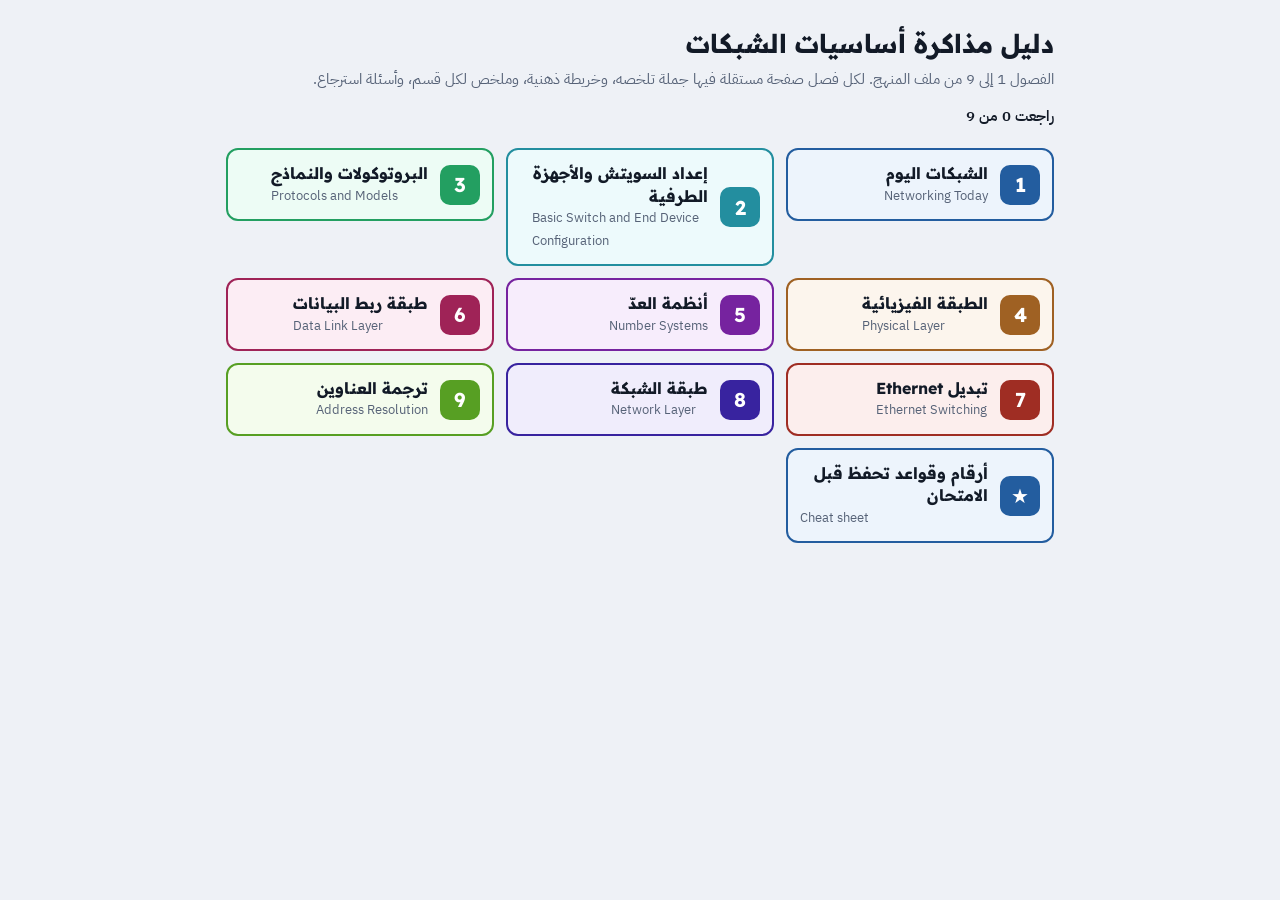
<file: networking-guide/index.html>
<!doctype html>
<html lang="ar" dir="rtl">
<head>
<meta charset="utf-8">
<meta name="viewport" content="width=device-width,initial-scale=1,viewport-fit=cover">
<title>دليل مذاكرة أساسيات الشبكات</title>
<link rel="stylesheet" href="https://fonts.googleapis.com/css2?family=IBM+Plex+Sans+Arabic:wght@400;500;600;700&family=Readex+Pro:wght@500;700&family=IBM+Plex+Mono:wght@400;500&display=swap">
<link rel="stylesheet" href="style.css">
</head>
<body>
<div class="wrap" lang="ar">
<header>
  <h1>دليل مذاكرة أساسيات الشبكات</h1>
  <p class="lead">الفصول 1 إلى 9 من ملف المنهج. لكل فصل صفحة مستقلة فيها جملة تلخصه، وخريطة ذهنية، وملخص لكل قسم، وأسئلة استرجاع.</p>
  <p class="prog">راجعت <span id="cnt">0</span> من 9</p>
</header>
<ul class="cards">
<li><a href="chapter1.html" style="--h:212"><span class="no">1</span><span><b>الشبكات اليوم</b><small>Networking Today</small></span><span class="ok" data-ok="1"></span></a></li>
<li><a href="chapter2.html" style="--h:188"><span class="no">2</span><span><b>إعداد السويتش والأجهزة الطرفية</b><small>Basic Switch and End Device Configuration</small></span><span class="ok" data-ok="2"></span></a></li>
<li><a href="chapter3.html" style="--h:150"><span class="no">3</span><span><b>البروتوكولات والنماذج</b><small>Protocols and Models</small></span><span class="ok" data-ok="3"></span></a></li>
<li><a href="chapter4.html" style="--h:30"><span class="no">4</span><span><b>الطبقة الفيزيائية</b><small>Physical Layer</small></span><span class="ok" data-ok="4"></span></a></li>
<li><a href="chapter5.html" style="--h:280"><span class="no">5</span><span><b>أنظمة العدّ</b><small>Number Systems</small></span><span class="ok" data-ok="5"></span></a></li>
<li><a href="chapter6.html" style="--h:335"><span class="no">6</span><span><b>طبقة ربط البيانات</b><small>Data Link Layer</small></span><span class="ok" data-ok="6"></span></a></li>
<li><a href="chapter7.html" style="--h:5"><span class="no">7</span><span><b>تبديل Ethernet</b><small>Ethernet Switching</small></span><span class="ok" data-ok="7"></span></a></li>
<li><a href="chapter8.html" style="--h:250"><span class="no">8</span><span><b>طبقة الشبكة</b><small>Network Layer</small></span><span class="ok" data-ok="8"></span></a></li>
<li><a href="chapter9.html" style="--h:95"><span class="no">9</span><span><b>ترجمة العناوين</b><small>Address Resolution</small></span><span class="ok" data-ok="9"></span></a></li>
<li><a href="cheat.html" style="--h:212"><span class="no">★</span><span><b>أرقام وقواعد تحفظ قبل الامتحان</b><small>Cheat sheet</small></span></a></li>
</ul>
</div>
<script>
(function(){
  var done=[];try{done=JSON.parse(localStorage.getItem("net-guide-done")||"[]")}catch(e){}
  var n=0;document.querySelectorAll("[data-ok]").forEach(function(s){if(done.indexOf(s.dataset.ok)>-1){s.textContent="تمت المراجعة ✓";n++}});
  document.getElementById("cnt").textContent=n;
})();
</script>
</body>
</html>
</file>
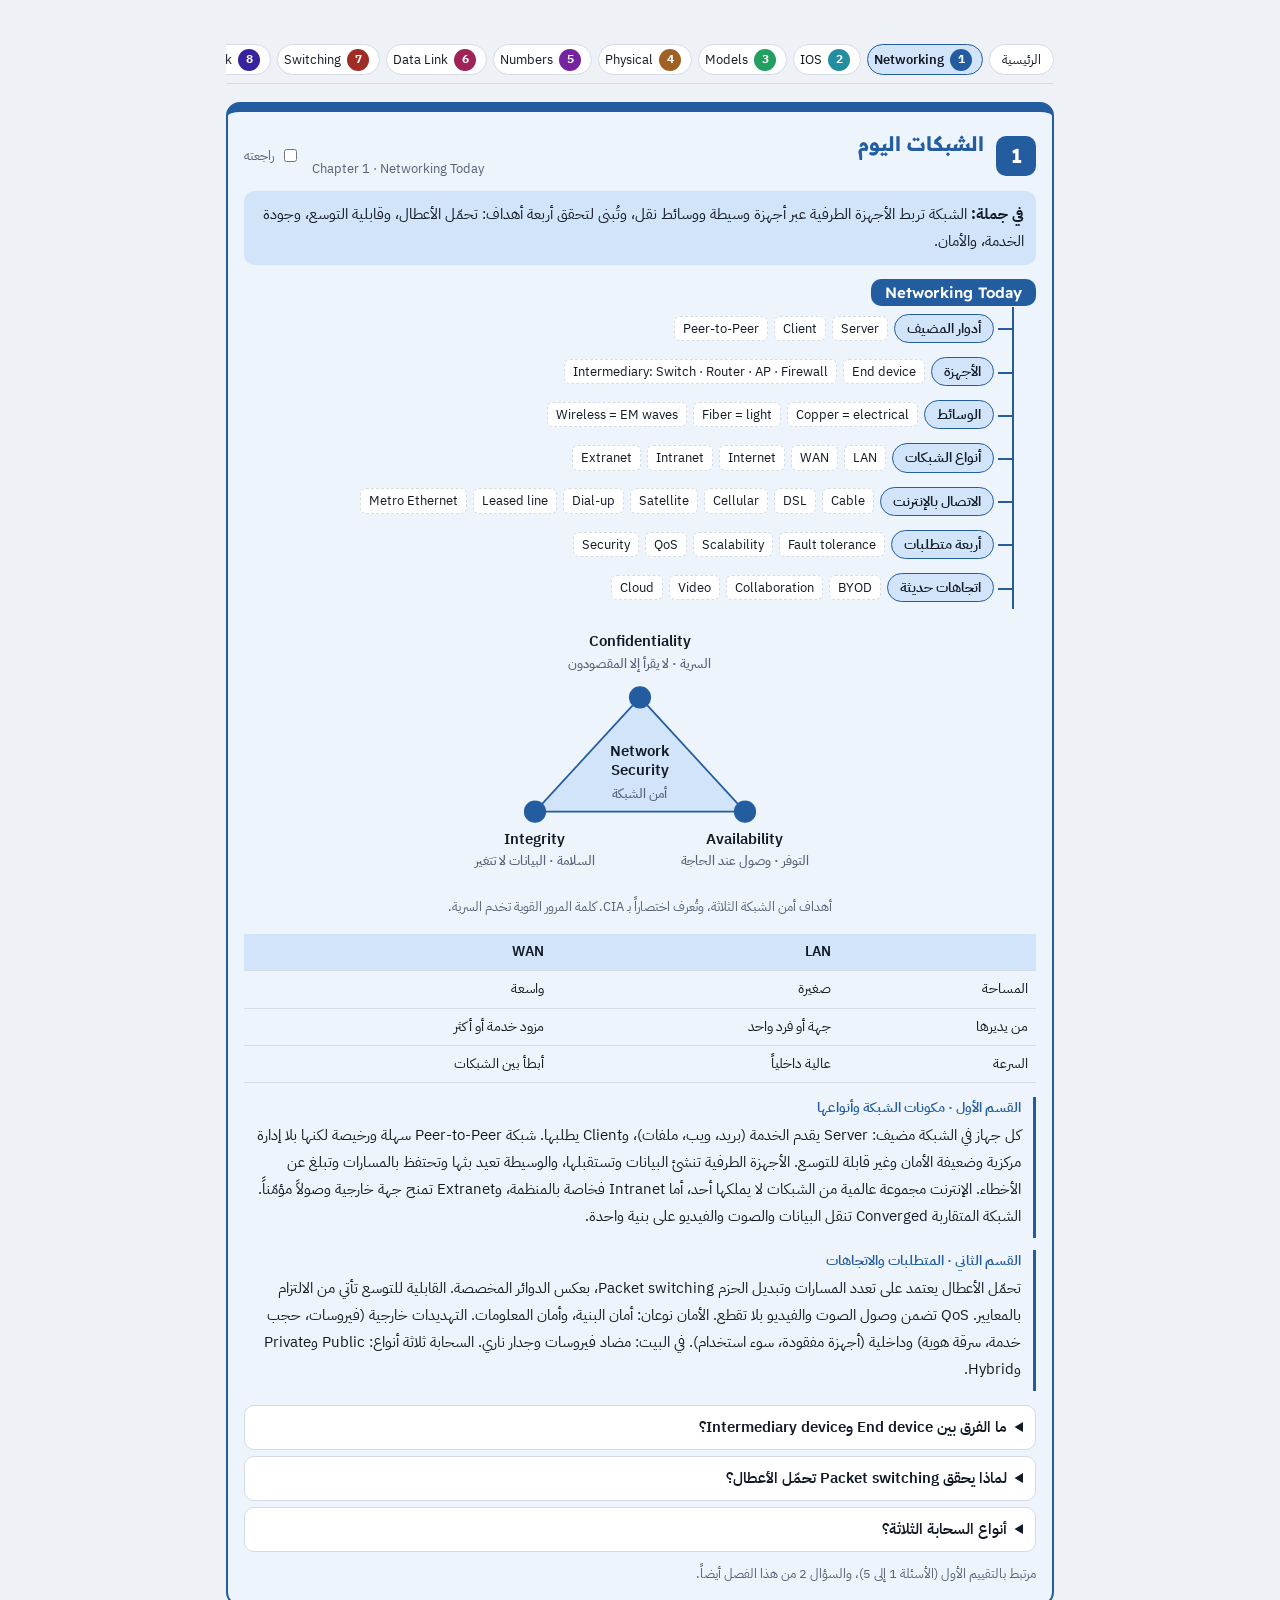
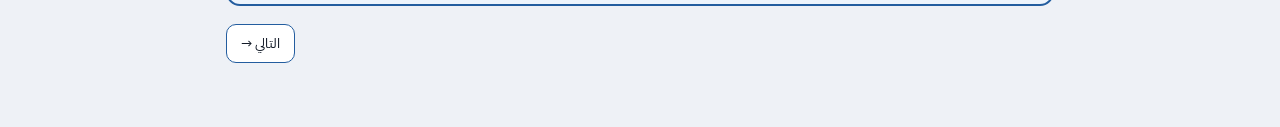
<file: networking-guide/chapter1.html>
<!doctype html>
<html lang="ar" dir="rtl">
<head>
<meta charset="utf-8">
<meta name="viewport" content="width=device-width,initial-scale=1,viewport-fit=cover">
<title>الفصل 1 · الشبكات اليوم</title>
<link rel="stylesheet" href="https://fonts.googleapis.com/css2?family=IBM+Plex+Sans+Arabic:wght@400;500;600;700&family=Readex+Pro:wght@500;700&family=IBM+Plex+Mono:wght@400;500&display=swap">
<link rel="stylesheet" href="style.css">
</head>
<body>
<div class="wrap" lang="ar">
<nav class="nav" aria-label="الفصول"><a class="home" href="index.html" style="--h:212">الرئيسية</a><a href="chapter1.html" style="--h:212" aria-current="page"><b>1</b><bdi>Networking</bdi></a><a href="chapter2.html" style="--h:188"><b>2</b><bdi>IOS</bdi></a><a href="chapter3.html" style="--h:150"><b>3</b><bdi>Models</bdi></a><a href="chapter4.html" style="--h:30"><b>4</b><bdi>Physical</bdi></a><a href="chapter5.html" style="--h:280"><b>5</b><bdi>Numbers</bdi></a><a href="chapter6.html" style="--h:335"><b>6</b><bdi>Data Link</bdi></a><a href="chapter7.html" style="--h:5"><b>7</b><bdi>Switching</bdi></a><a href="chapter8.html" style="--h:250"><b>8</b><bdi>Network</bdi></a><a href="chapter9.html" style="--h:95"><b>9</b><bdi>ARP</bdi></a><a href="cheat.html" style="--h:212"><b>★</b><bdi>Cheat</bdi></a></nav>
<section class="ch" id="ch1" style="--h:212">
  <div class="chh"><span class="no">1</span><div><h2>الشبكات اليوم</h2><span class="en">Chapter 1 · Networking Today</span></div>
    <label class="done"><input type="checkbox" id="d1" data-ch="1"> راجعته</label></div>
  <p class="one"><b>في جملة:</b> الشبكة تربط الأجهزة الطرفية عبر أجهزة وسيطة ووسائط نقل، وتُبنى لتحقق أربعة أهداف: تحمّل الأعطال، وقابلية التوسع، وجودة الخدمة، والأمان.</p>

  <span class="core">Networking Today</span>
  <ul class="mm">
    <li><b>أدوار المضيف</b><span>Server</span><span>Client</span><span>Peer-to-Peer</span></li>
    <li><b>الأجهزة</b><span>End device</span><span>Intermediary: Switch · Router · AP · Firewall</span></li>
    <li><b>الوسائط</b><span>Copper = electrical</span><span>Fiber = light</span><span>Wireless = EM waves</span></li>
    <li><b>أنواع الشبكات</b><span>LAN</span><span>WAN</span><span>Internet</span><span>Intranet</span><span>Extranet</span></li>
    <li><b>الاتصال بالإنترنت</b><span>Cable</span><span>DSL</span><span>Cellular</span><span>Satellite</span><span>Dial-up</span><span>Leased line</span><span>Metro Ethernet</span></li>
    <li><b>أربعة متطلبات</b><span>Fault tolerance</span><span>Scalability</span><span>QoS</span><span>Security</span></li>
    <li><b>اتجاهات حديثة</b><span>BYOD</span><span>Collaboration</span><span>Video</span><span>Cloud</span></li>
  </ul>

  <figure class="fig">
    <svg viewBox="0 0 360 226" role="img" aria-label="مثلث CIA">
      <polygon class="bx" points="180,62 90,160 270,160"/>
      <circle class="hl" cx="180" cy="62" r="9"/><circle class="hl" cx="90" cy="160" r="9"/><circle class="hl" cx="270" cy="160" r="9"/>
      <text x="180" y="18">Confidentiality</text><text class="s ar" x="180" y="37">السرية · لا يقرأ إلا المقصودون</text>
      <text x="90" y="188">Integrity</text><text class="s ar" x="90" y="206">السلامة · البيانات لا تتغير</text>
      <text x="270" y="188">Availability</text><text class="s ar" x="270" y="206">التوفر · وصول عند الحاجة</text>
      <text x="180" y="112">Network</text><text x="180" y="129">Security</text><text class="s ar" x="180" y="148">أمن الشبكة</text>
    </svg>
    <figcaption>أهداف أمن الشبكة الثلاثة، وتُعرف اختصاراً بـ <bdi>CIA</bdi>. كلمة المرور القوية تخدم السرية.</figcaption>
  </figure>

  <div class="tw"><table>
    <tr><th></th><th><bdi>LAN</bdi></th><th><bdi>WAN</bdi></th></tr>
    <tr><td>المساحة</td><td>صغيرة</td><td>واسعة</td></tr>
    <tr><td>من يديرها</td><td>جهة أو فرد واحد</td><td>مزود خدمة أو أكثر</td></tr>
    <tr><td>السرعة</td><td>عالية داخلياً</td><td>أبطأ بين الشبكات</td></tr>
  </table></div>

  <div class="parts">
    <div class="part"><h3>القسم الأول · مكونات الشبكة وأنواعها</h3>
      <p>كل جهاز في الشبكة مضيف: <bdi>Server</bdi> يقدم الخدمة (بريد، ويب، ملفات)، و<bdi>Client</bdi> يطلبها. شبكة <bdi>Peer-to-Peer</bdi> سهلة ورخيصة لكنها بلا إدارة مركزية وضعيفة الأمان وغير قابلة للتوسع. الأجهزة الطرفية تنشئ البيانات وتستقبلها، والوسيطة تعيد بثها وتحتفظ بالمسارات وتبلغ عن الأخطاء. الإنترنت مجموعة عالمية من الشبكات لا يملكها أحد، أما <bdi>Intranet</bdi> فخاصة بالمنظمة، و<bdi>Extranet</bdi> تمنح جهة خارجية وصولاً مؤمّناً. الشبكة المتقاربة <bdi>Converged</bdi> تنقل البيانات والصوت والفيديو على بنية واحدة.</p></div>
    <div class="part"><h3>القسم الثاني · المتطلبات والاتجاهات</h3>
      <p>تحمّل الأعطال يعتمد على تعدد المسارات وتبديل الحزم <bdi>Packet switching</bdi>، بعكس الدوائر المخصصة. القابلية للتوسع تأتي من الالتزام بالمعايير. <bdi>QoS</bdi> تضمن وصول الصوت والفيديو بلا تقطع. الأمان نوعان: أمان البنية، وأمان المعلومات. التهديدات خارجية (فيروسات، حجب خدمة، سرقة هوية) وداخلية (أجهزة مفقودة، سوء استخدام). في البيت: مضاد فيروسات وجدار ناري. السحابة ثلاثة أنواع: <bdi>Public</bdi> و<bdi>Private</bdi> و<bdi>Hybrid</bdi>.</p></div>
  </div>


  <details><summary>ما الفرق بين <bdi>End device</bdi> و<bdi>Intermediary device</bdi>؟</summary><p>الطرفي هو مصدر الرسالة أو وجهتها (حاسوب، خادم). الوسيط يربط الأطراف ويدير تدفق البيانات (<bdi>Switch</bdi>, <bdi>Router</bdi>, <bdi>AP</bdi>, <bdi>Firewall</bdi>).</p></details>
  <details><summary>لماذا يحقق <bdi>Packet switching</bdi> تحمّل الأعطال؟</summary><p>الرسالة تُقسّم إلى حزم، ويمكن لكل حزمة أن تسلك مساراً مختلفاً، فلا يتوقف الاتصال بعطل مسار واحد.</p></details>
  <details><summary>أنواع السحابة الثلاثة؟</summary><p><bdi>Public</bdi> و<bdi>Private</bdi> و<bdi>Hybrid</bdi>.</p></details>
  <p class="lk">مرتبط بالتقييم الأول (الأسئلة 1 إلى 5)، والسؤال 2 من هذا الفصل أيضاً.</p>
</section>
<div class="pager" style="--h:212"><span></span><a href="chapter2.html">التالي →</a></div>
</div>
<script>
(function(){
  var K="net-guide-done",done=[];
  try{done=JSON.parse(localStorage.getItem(K)||"[]")}catch(e){done=[]}
  document.querySelectorAll("input[data-ch]").forEach(function(b){
    b.checked=done.indexOf(b.dataset.ch)>-1;
    b.addEventListener("change",function(){
      var a=[];try{a=JSON.parse(localStorage.getItem(K)||"[]")}catch(e){}
      a=a.filter(function(x){return x!==b.dataset.ch});
      if(b.checked)a.push(b.dataset.ch);
      try{localStorage.setItem(K,JSON.stringify(a))}catch(e){}
    });
  });
})();
</script>
</body>
</html>
</file>
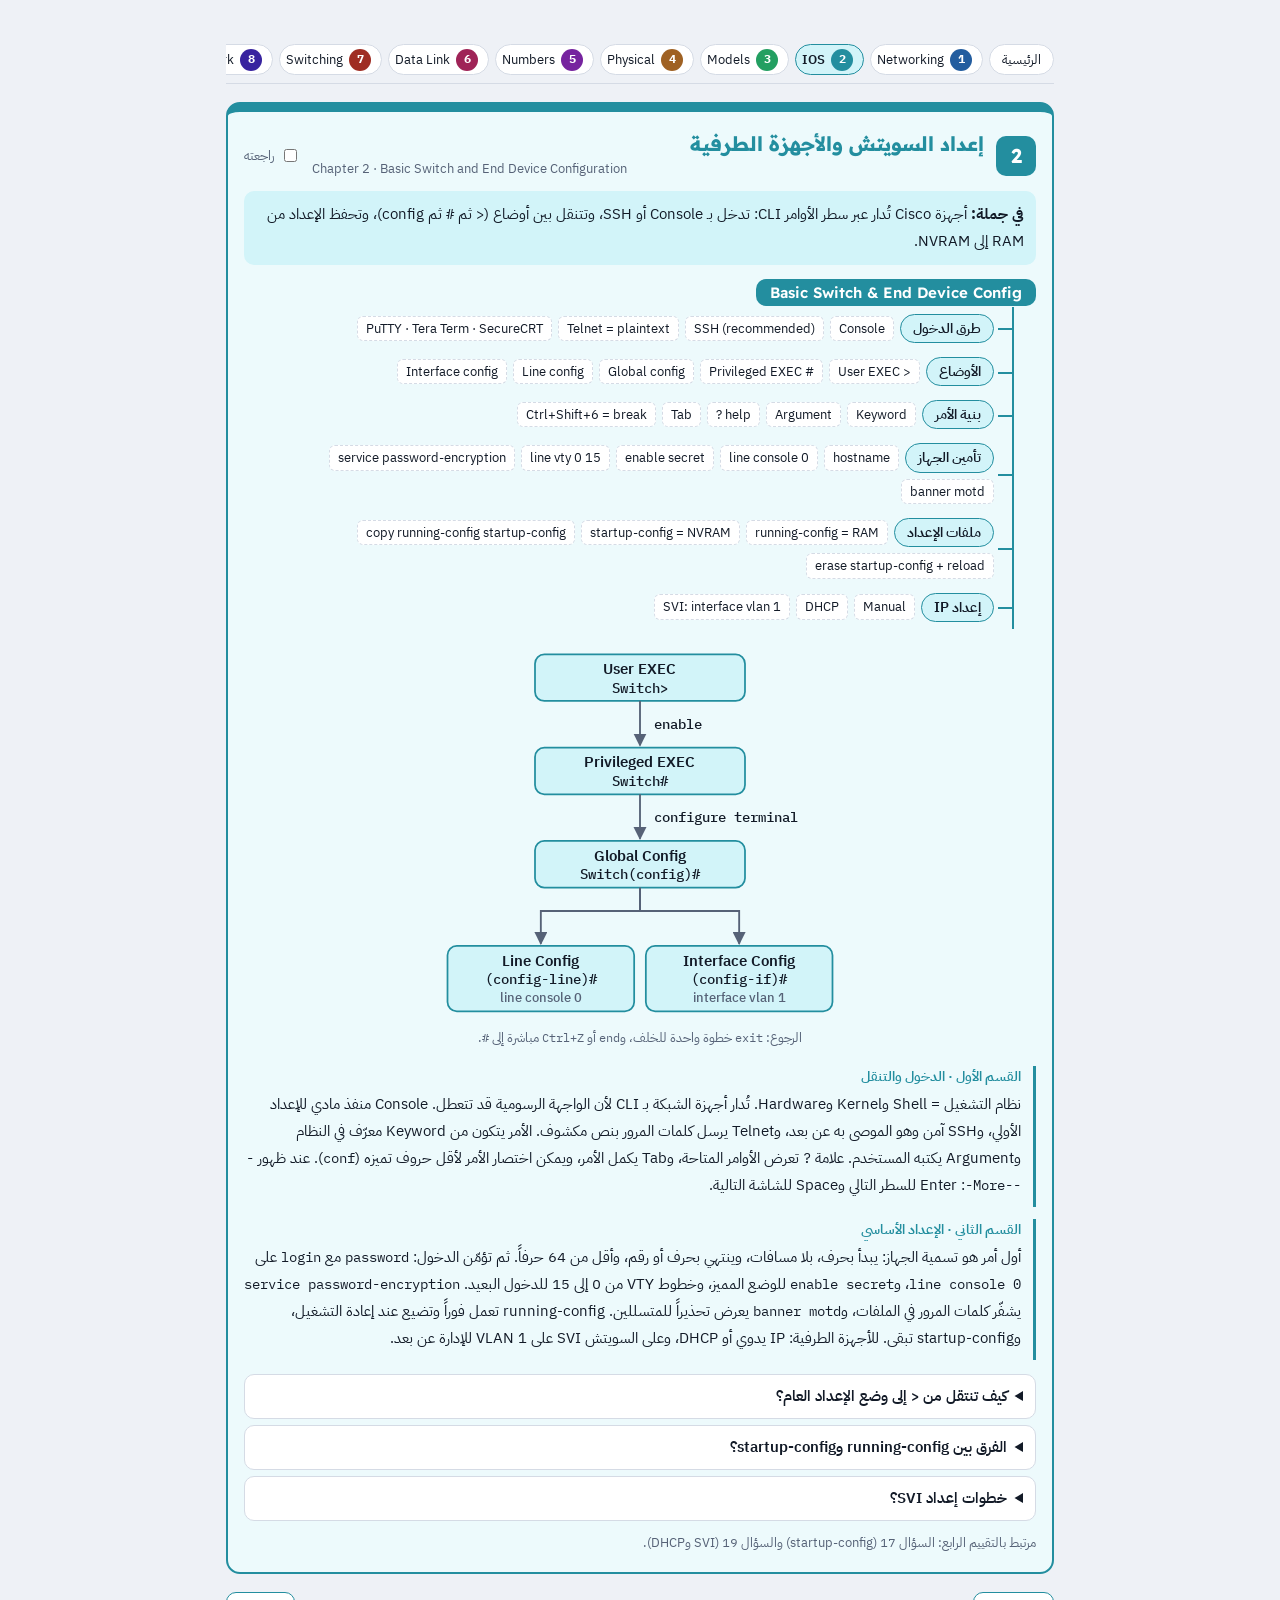
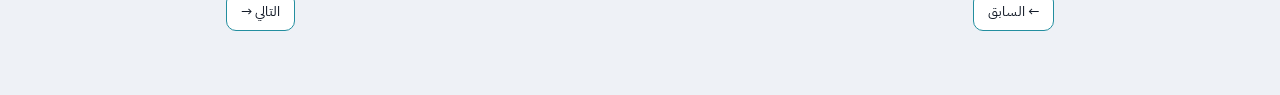
<file: networking-guide/chapter2.html>
<!doctype html>
<html lang="ar" dir="rtl">
<head>
<meta charset="utf-8">
<meta name="viewport" content="width=device-width,initial-scale=1,viewport-fit=cover">
<title>الفصل 2 · إعداد السويتش والأجهزة الطرفية</title>
<link rel="stylesheet" href="https://fonts.googleapis.com/css2?family=IBM+Plex+Sans+Arabic:wght@400;500;600;700&family=Readex+Pro:wght@500;700&family=IBM+Plex+Mono:wght@400;500&display=swap">
<link rel="stylesheet" href="style.css">
</head>
<body>
<div class="wrap" lang="ar">
<nav class="nav" aria-label="الفصول"><a class="home" href="index.html" style="--h:212">الرئيسية</a><a href="chapter1.html" style="--h:212"><b>1</b><bdi>Networking</bdi></a><a href="chapter2.html" style="--h:188" aria-current="page"><b>2</b><bdi>IOS</bdi></a><a href="chapter3.html" style="--h:150"><b>3</b><bdi>Models</bdi></a><a href="chapter4.html" style="--h:30"><b>4</b><bdi>Physical</bdi></a><a href="chapter5.html" style="--h:280"><b>5</b><bdi>Numbers</bdi></a><a href="chapter6.html" style="--h:335"><b>6</b><bdi>Data Link</bdi></a><a href="chapter7.html" style="--h:5"><b>7</b><bdi>Switching</bdi></a><a href="chapter8.html" style="--h:250"><b>8</b><bdi>Network</bdi></a><a href="chapter9.html" style="--h:95"><b>9</b><bdi>ARP</bdi></a><a href="cheat.html" style="--h:212"><b>★</b><bdi>Cheat</bdi></a></nav>
<section class="ch" id="ch2" style="--h:188">
  <div class="chh"><span class="no">2</span><div><h2>إعداد السويتش والأجهزة الطرفية</h2><span class="en">Chapter 2 · Basic Switch and End Device Configuration</span></div>
    <label class="done"><input type="checkbox" id="d2" data-ch="2"> راجعته</label></div>
  <p class="one"><b>في جملة:</b> أجهزة <bdi>Cisco</bdi> تُدار عبر سطر الأوامر <bdi>CLI</bdi>: تدخل بـ <bdi>Console</bdi> أو <bdi>SSH</bdi>، وتتنقل بين أوضاع (<code>&gt;</code> ثم <code>#</code> ثم <bdi>config</bdi>)، وتحفظ الإعداد من <bdi>RAM</bdi> إلى <bdi>NVRAM</bdi>.</p>

  <span class="core">Basic Switch &amp; End Device Config</span>
  <ul class="mm">
    <li><b>طرق الدخول</b><span>Console</span><span>SSH (recommended)</span><span>Telnet = plaintext</span><span>PuTTY · Tera Term · SecureCRT</span></li>
    <li><b>الأوضاع</b><span>User EXEC &gt;</span><span>Privileged EXEC #</span><span>Global config</span><span>Line config</span><span>Interface config</span></li>
    <li><b>بنية الأمر</b><span>Keyword</span><span>Argument</span><span>? help</span><span>Tab</span><span>Ctrl+Shift+6 = break</span></li>
    <li><b>تأمين الجهاز</b><span>hostname</span><span>line console 0</span><span>enable secret</span><span>line vty 0 15</span><span>service password-encryption</span><span>banner motd</span></li>
    <li><b>ملفات الإعداد</b><span>running-config = RAM</span><span>startup-config = NVRAM</span><span>copy running-config startup-config</span><span>erase startup-config + reload</span></li>
    <li><b>إعداد IP</b><span>Manual</span><span>DHCP</span><span>SVI: interface vlan 1</span></li>
  </ul>

  <figure class="fig">
    <svg viewBox="0 0 360 322" role="img" aria-label="التنقل بين أوضاع IOS">
      <defs><marker id="a2" viewBox="0 0 10 10" refX="9" refY="5" markerWidth="7" markerHeight="7" orient="auto"><path class="mk" d="M0 0L10 5L0 10z"/></marker></defs>
      <rect class="bx" x="90" y="8" width="180" height="40" rx="8"/><text x="180" y="25">User EXEC</text><text class="m" x="180" y="41">Switch&gt;</text>
      <line class="ln" x1="180" y1="48" x2="180" y2="86" marker-end="url(#a2)"/><text class="m st" x="192" y="72">enable</text>
      <rect class="bx" x="90" y="88" width="180" height="40" rx="8"/><text x="180" y="105">Privileged EXEC</text><text class="m" x="180" y="121">Switch#</text>
      <line class="ln" x1="180" y1="128" x2="180" y2="166" marker-end="url(#a2)"/><text class="m st" x="192" y="152">configure terminal</text>
      <rect class="bx" x="90" y="168" width="180" height="40" rx="8"/><text x="180" y="185">Global Config</text><text class="m" x="180" y="201">Switch(config)#</text>
      <path class="ln" d="M180 208 V228 H95 V256" marker-end="url(#a2)"/>
      <path class="ln" d="M180 208 V228 H265 V256" marker-end="url(#a2)"/>
      <rect class="bx" x="15" y="258" width="160" height="56" rx="8"/><text x="95" y="275">Line Config</text><text class="m" x="95" y="291">(config-line)#</text><text class="s" x="95" y="306">line console 0</text>
      <rect class="bx" x="185" y="258" width="160" height="56" rx="8"/><text x="265" y="275">Interface Config</text><text class="m" x="265" y="291">(config-if)#</text><text class="s" x="265" y="306">interface vlan 1</text>
    </svg>
    <figcaption>الرجوع: <code>exit</code> خطوة واحدة للخلف، و<code>end</code> أو <code>Ctrl+Z</code> مباشرة إلى <code>#</code>.</figcaption>
  </figure>

  <div class="parts">
    <div class="part"><h3>القسم الأول · الدخول والتنقل</h3>
      <p>نظام التشغيل = <bdi>Shell</bdi> و<bdi>Kernel</bdi> و<bdi>Hardware</bdi>. تُدار أجهزة الشبكة بـ <bdi>CLI</bdi> لأن الواجهة الرسومية قد تتعطل. <bdi>Console</bdi> منفذ مادي للإعداد الأولي، و<bdi>SSH</bdi> آمن وهو الموصى به عن بعد، و<bdi>Telnet</bdi> يرسل كلمات المرور بنص مكشوف. الأمر يتكون من <bdi>Keyword</bdi> معرّف في النظام و<bdi>Argument</bdi> يكتبه المستخدم. علامة <code>?</code> تعرض الأوامر المتاحة، و<bdi>Tab</bdi> يكمل الأمر، ويمكن اختصار الأمر لأقل حروف تميزه (<code>conf</code>). عند ظهور <code>--More--</code>: <bdi>Enter</bdi> للسطر التالي و<bdi>Space</bdi> للشاشة التالية.</p></div>
    <div class="part"><h3>القسم الثاني · الإعداد الأساسي</h3>
      <p>أول أمر هو تسمية الجهاز: يبدأ بحرف، بلا مسافات، وينتهي بحرف أو رقم، وأقل من 64 حرفاً. ثم تؤمّن الدخول: <code>password</code> مع <code>login</code> على <code>line console 0</code>، و<code>enable secret</code> للوضع المميز، وخطوط <bdi>VTY</bdi> من 0 إلى 15 للدخول البعيد. <code>service password-encryption</code> يشفّر كلمات المرور في الملفات، و<code>banner motd</code> يعرض تحذيراً للمتسللين. <bdi>running-config</bdi> تعمل فوراً وتضيع عند إعادة التشغيل، و<bdi>startup-config</bdi> تبقى. للأجهزة الطرفية: <bdi>IP</bdi> يدوي أو <bdi>DHCP</bdi>، وعلى السويتش <bdi>SVI</bdi> على <bdi>VLAN 1</bdi> للإدارة عن بعد.</p></div>
  </div>


  <details><summary>كيف تنتقل من <code>&gt;</code> إلى وضع الإعداد العام؟</summary><p><code>enable</code> ثم <code>configure terminal</code>.</p></details>
  <details><summary>الفرق بين <bdi>running-config</bdi> و<bdi>startup-config</bdi>؟</summary><p>الأولى في <bdi>RAM</bdi> وتتأثر فوراً وتضيع عند الإطفاء. الثانية في <bdi>NVRAM</bdi> وتبقى وتُحمَّل عند الإقلاع. الحفظ: <code>copy running-config startup-config</code>.</p></details>
  <details><summary>خطوات إعداد <bdi>SVI</bdi>؟</summary><p><code>interface vlan 1</code> ثم <code>ip address ip-address subnet-mask</code> ثم <code>no shutdown</code>.</p></details>
  <p class="lk">مرتبط بالتقييم الرابع: السؤال 17 (<bdi>startup-config</bdi>) والسؤال 19 (<bdi>SVI</bdi> و<bdi>DHCP</bdi>).</p>
</section>
<div class="pager" style="--h:188"><a href="chapter1.html">← السابق</a><a href="chapter3.html">التالي →</a></div>
</div>
<script>
(function(){
  var K="net-guide-done",done=[];
  try{done=JSON.parse(localStorage.getItem(K)||"[]")}catch(e){done=[]}
  document.querySelectorAll("input[data-ch]").forEach(function(b){
    b.checked=done.indexOf(b.dataset.ch)>-1;
    b.addEventListener("change",function(){
      var a=[];try{a=JSON.parse(localStorage.getItem(K)||"[]")}catch(e){}
      a=a.filter(function(x){return x!==b.dataset.ch});
      if(b.checked)a.push(b.dataset.ch);
      try{localStorage.setItem(K,JSON.stringify(a))}catch(e){}
    });
  });
})();
</script>
</body>
</html>
</file>
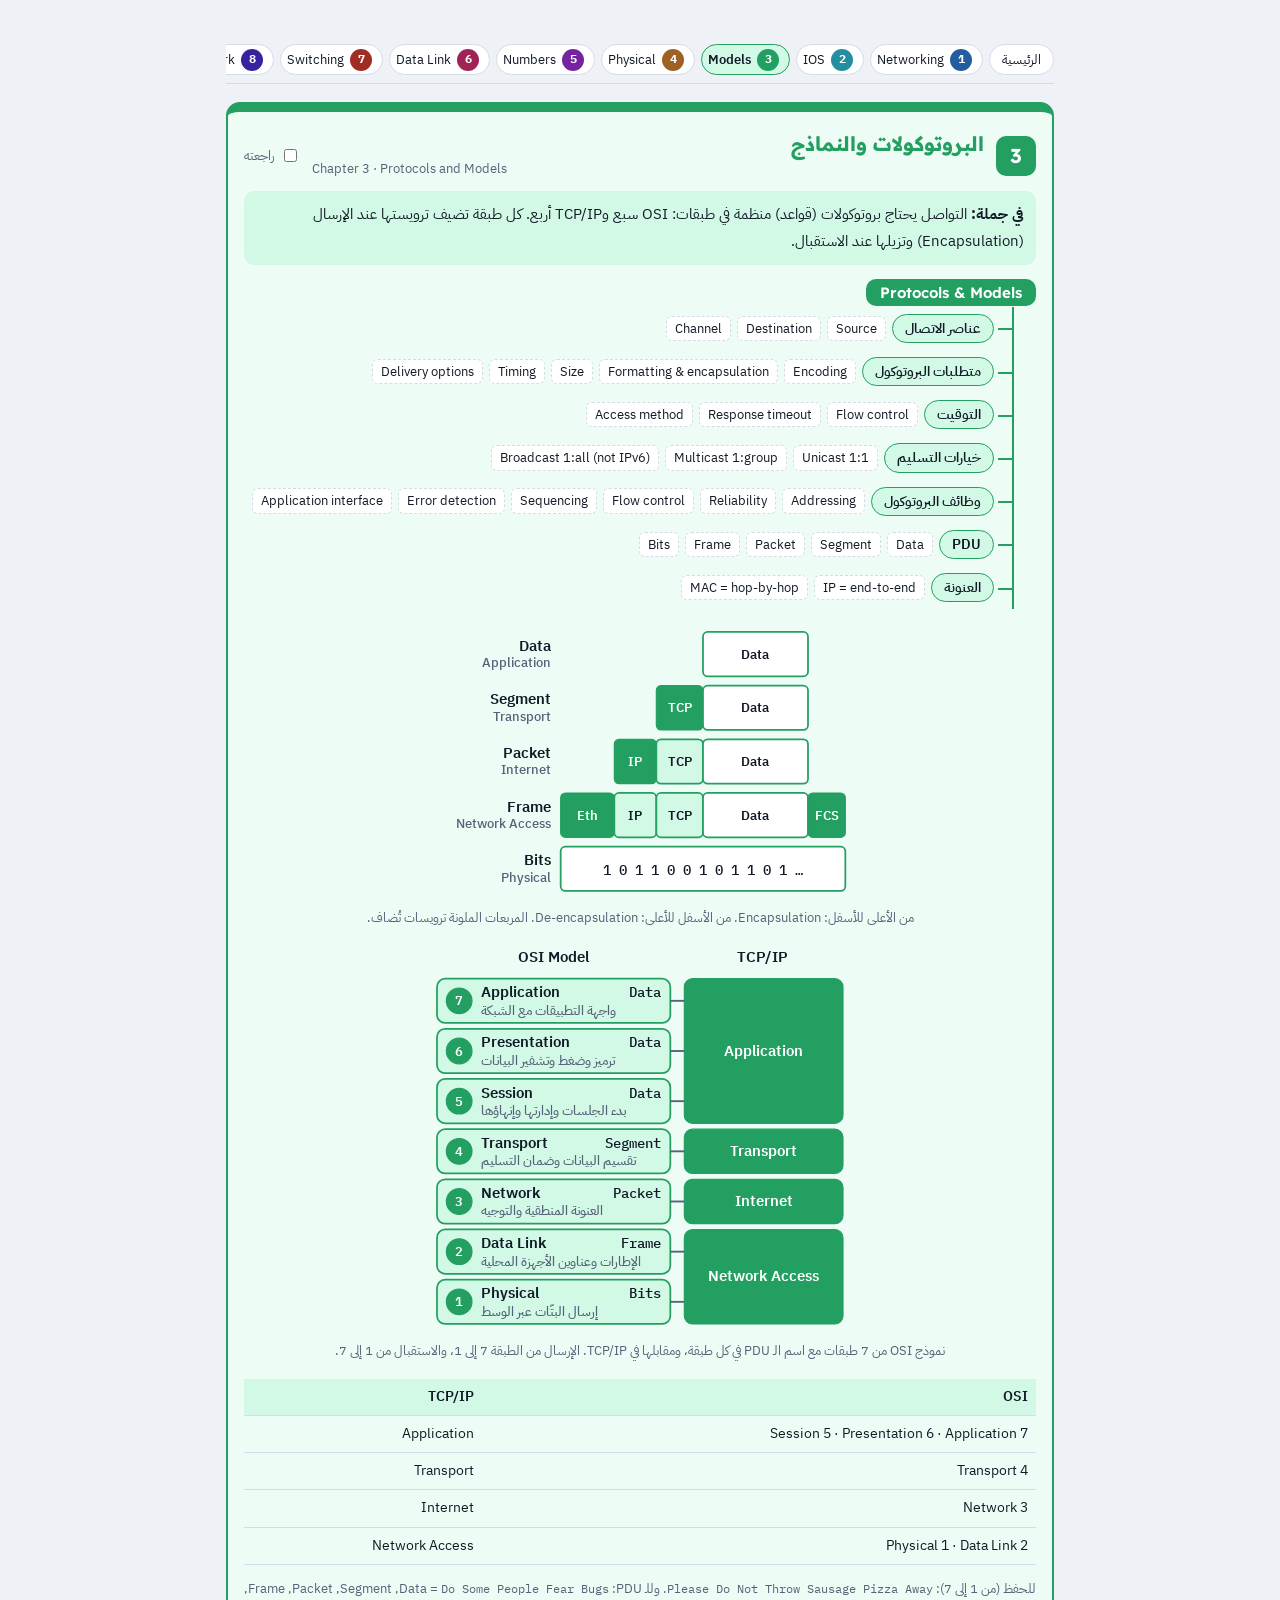
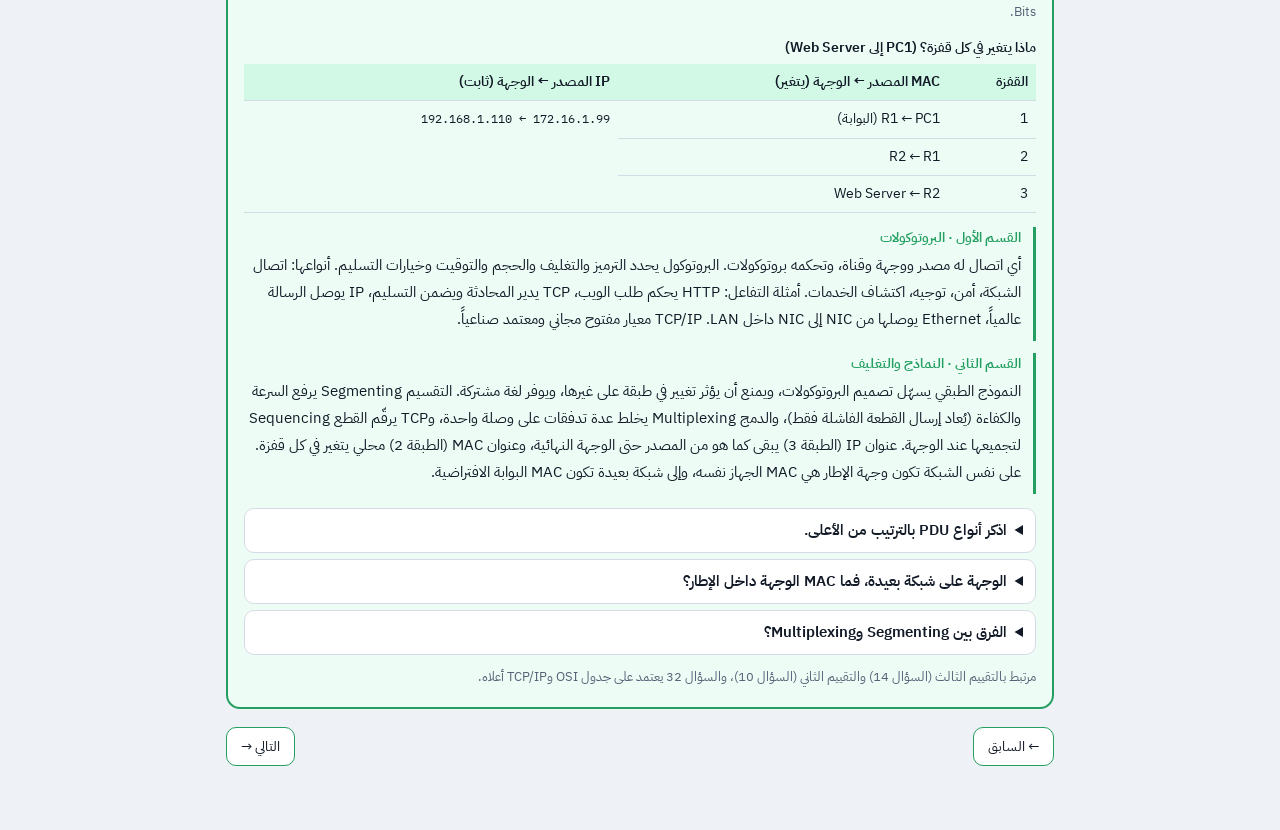
<file: networking-guide/chapter3.html>
<!doctype html>
<html lang="ar" dir="rtl">
<head>
<meta charset="utf-8">
<meta name="viewport" content="width=device-width,initial-scale=1,viewport-fit=cover">
<title>الفصل 3 · البروتوكولات والنماذج</title>
<link rel="stylesheet" href="https://fonts.googleapis.com/css2?family=IBM+Plex+Sans+Arabic:wght@400;500;600;700&family=Readex+Pro:wght@500;700&family=IBM+Plex+Mono:wght@400;500&display=swap">
<link rel="stylesheet" href="style.css">
</head>
<body>
<div class="wrap" lang="ar">
<nav class="nav" aria-label="الفصول"><a class="home" href="index.html" style="--h:212">الرئيسية</a><a href="chapter1.html" style="--h:212"><b>1</b><bdi>Networking</bdi></a><a href="chapter2.html" style="--h:188"><b>2</b><bdi>IOS</bdi></a><a href="chapter3.html" style="--h:150" aria-current="page"><b>3</b><bdi>Models</bdi></a><a href="chapter4.html" style="--h:30"><b>4</b><bdi>Physical</bdi></a><a href="chapter5.html" style="--h:280"><b>5</b><bdi>Numbers</bdi></a><a href="chapter6.html" style="--h:335"><b>6</b><bdi>Data Link</bdi></a><a href="chapter7.html" style="--h:5"><b>7</b><bdi>Switching</bdi></a><a href="chapter8.html" style="--h:250"><b>8</b><bdi>Network</bdi></a><a href="chapter9.html" style="--h:95"><b>9</b><bdi>ARP</bdi></a><a href="cheat.html" style="--h:212"><b>★</b><bdi>Cheat</bdi></a></nav>
<section class="ch" id="ch3" style="--h:150">
  <div class="chh"><span class="no">3</span><div><h2>البروتوكولات والنماذج</h2><span class="en">Chapter 3 · Protocols and Models</span></div>
    <label class="done"><input type="checkbox" id="d3" data-ch="3"> راجعته</label></div>
  <p class="one"><b>في جملة:</b> التواصل يحتاج بروتوكولات (قواعد) منظمة في طبقات: <bdi>OSI</bdi> سبع و<bdi>TCP/IP</bdi> أربع. كل طبقة تضيف ترويستها عند الإرسال (<bdi>Encapsulation</bdi>) وتزيلها عند الاستقبال.</p>

  <span class="core">Protocols &amp; Models</span>
  <ul class="mm">
    <li><b>عناصر الاتصال</b><span>Source</span><span>Destination</span><span>Channel</span></li>
    <li><b>متطلبات البروتوكول</b><span>Encoding</span><span>Formatting &amp; encapsulation</span><span>Size</span><span>Timing</span><span>Delivery options</span></li>
    <li><b>التوقيت</b><span>Flow control</span><span>Response timeout</span><span>Access method</span></li>
    <li><b>خيارات التسليم</b><span>Unicast 1:1</span><span>Multicast 1:group</span><span>Broadcast 1:all (not IPv6)</span></li>
    <li><b>وظائف البروتوكول</b><span>Addressing</span><span>Reliability</span><span>Flow control</span><span>Sequencing</span><span>Error detection</span><span>Application interface</span></li>
    <li><b>PDU</b><span>Data</span><span>Segment</span><span>Packet</span><span>Frame</span><span>Bits</span></li>
    <li><b>العنونة</b><span>IP = end-to-end</span><span>MAC = hop-by-hop</span></li>
  </ul>

  <figure class="fig">
    <svg viewBox="0 0 360 236" role="img" aria-label="التغليف">
      <text class="en" x="104" y="22">Data</text><text class="s en" x="104" y="36">Application</text>
      <rect class="bx2" x="234" y="6" width="90" height="38" rx="4"/><text class="t2" x="279" y="29">Data</text>
      <text class="en" x="104" y="68">Segment</text><text class="s en" x="104" y="82">Transport</text>
      <rect class="hl" x="194" y="52" width="40" height="38" rx="4"/><text class="t2 on" x="214" y="75">TCP</text>
      <rect class="bx2" x="234" y="52" width="90" height="38" rx="4"/><text class="t2" x="279" y="75">Data</text>
      <text class="en" x="104" y="114">Packet</text><text class="s en" x="104" y="128">Internet</text>
      <rect class="hl" x="158" y="98" width="36" height="38" rx="4"/><text class="t2 on" x="176" y="121">IP</text>
      <rect class="bx" x="194" y="98" width="40" height="38" rx="4"/><text class="t2" x="214" y="121">TCP</text>
      <rect class="bx2" x="234" y="98" width="90" height="38" rx="4"/><text class="t2" x="279" y="121">Data</text>
      <text class="en" x="104" y="160">Frame</text><text class="s en" x="104" y="174">Network Access</text>
      <rect class="hl" x="112" y="144" width="46" height="38" rx="4"/><text class="t2 on" x="135" y="167">Eth</text>
      <rect class="bx" x="158" y="144" width="36" height="38" rx="4"/><text class="t2" x="176" y="167">IP</text>
      <rect class="bx" x="194" y="144" width="40" height="38" rx="4"/><text class="t2" x="214" y="167">TCP</text>
      <rect class="bx2" x="234" y="144" width="90" height="38" rx="4"/><text class="t2" x="279" y="167">Data</text>
      <rect class="hl" x="324" y="144" width="32" height="38" rx="4"/><text class="t2 on" x="340" y="167">FCS</text>
      <text class="en" x="104" y="206">Bits</text><text class="s en" x="104" y="220">Physical</text>
      <rect class="bx2" x="112" y="190" width="244" height="38" rx="4"/><text class="m" x="234" y="214">1 0 1 1 0 0 1 0 1 1 0 1 …</text>
    </svg>
    <figcaption>من الأعلى للأسفل: <bdi>Encapsulation</bdi>. من الأسفل للأعلى: <bdi>De-encapsulation</bdi>. المربعات الملونة ترويسات تُضاف.</figcaption>
  </figure>

  <figure class="fig">
    <svg viewBox="0 0 360 332" role="img" aria-label="نموذج OSI">
      <text x="106" y="14">OSI Model</text><text x="285" y="14">TCP/IP</text>
      <rect class="bx" x="6" y="28" width="200" height="38" rx="7"/><circle class="hl" cx="25" cy="47" r="11"/><text class="t2 on" x="25" y="51">7</text><text class="st" x="44" y="44">Application</text><text class="m en" x="198" y="44">Data</text><text class="s st" x="44" y="59">واجهة التطبيقات مع الشبكة</text>
      <rect class="bx" x="6" y="71" width="200" height="38" rx="7"/><circle class="hl" cx="25" cy="90" r="11"/><text class="t2 on" x="25" y="94">6</text><text class="st" x="44" y="87">Presentation</text><text class="m en" x="198" y="87">Data</text><text class="s st" x="44" y="102">ترميز وضغط وتشفير البيانات</text>
      <rect class="bx" x="6" y="114" width="200" height="38" rx="7"/><circle class="hl" cx="25" cy="133" r="11"/><text class="t2 on" x="25" y="137">5</text><text class="st" x="44" y="130">Session</text><text class="m en" x="198" y="130">Data</text><text class="s st" x="44" y="145">بدء الجلسات وإدارتها وإنهاؤها</text>
      <rect class="bx" x="6" y="157" width="200" height="38" rx="7"/><circle class="hl" cx="25" cy="176" r="11"/><text class="t2 on" x="25" y="180">4</text><text class="st" x="44" y="173">Transport</text><text class="m en" x="198" y="173">Segment</text><text class="s st" x="44" y="188">تقسيم البيانات وضمان التسليم</text>
      <rect class="bx" x="6" y="200" width="200" height="38" rx="7"/><circle class="hl" cx="25" cy="219" r="11"/><text class="t2 on" x="25" y="223">3</text><text class="st" x="44" y="216">Network</text><text class="m en" x="198" y="216">Packet</text><text class="s st" x="44" y="231">العنونة المنطقية والتوجيه</text>
      <rect class="bx" x="6" y="243" width="200" height="38" rx="7"/><circle class="hl" cx="25" cy="262" r="11"/><text class="t2 on" x="25" y="266">2</text><text class="st" x="44" y="259">Data Link</text><text class="m en" x="198" y="259">Frame</text><text class="s st" x="44" y="274">الإطارات وعناوين الأجهزة المحلية</text>
      <rect class="bx" x="6" y="286" width="200" height="38" rx="7"/><circle class="hl" cx="25" cy="305" r="11"/><text class="t2 on" x="25" y="309">1</text><text class="st" x="44" y="302">Physical</text><text class="m en" x="198" y="302">Bits</text><text class="s st" x="44" y="317">إرسال البتّات عبر الوسط</text>
      <rect class="hl" x="218" y="28" width="136" height="124" rx="7"/><text class="on" x="286" y="94">Application</text>
      <line class="ln" x1="206" y1="47" x2="218" y2="47"/>
      <line class="ln" x1="206" y1="90" x2="218" y2="90"/>
      <line class="ln" x1="206" y1="133" x2="218" y2="133"/>
      <rect class="hl" x="218" y="157" width="136" height="38" rx="7"/><text class="on" x="286" y="180">Transport</text>
      <line class="ln" x1="206" y1="176" x2="218" y2="176"/>
      <rect class="hl" x="218" y="200" width="136" height="38" rx="7"/><text class="on" x="286" y="223">Internet</text>
      <line class="ln" x1="206" y1="219" x2="218" y2="219"/>
      <rect class="hl" x="218" y="243" width="136" height="81" rx="7"/><text class="on" x="286" y="287">Network Access</text>
      <line class="ln" x1="206" y1="262" x2="218" y2="262"/>
      <line class="ln" x1="206" y1="305" x2="218" y2="305"/>
      </svg>
    <figcaption>نموذج <bdi>OSI</bdi> من 7 طبقات مع اسم الـ <bdi>PDU</bdi> في كل طبقة، ومقابلها في <bdi>TCP/IP</bdi>. الإرسال من الطبقة 7 إلى 1، والاستقبال من 1 إلى 7.</figcaption>
  </figure>

  <div class="tw"><table>
    <tr><th><bdi>OSI</bdi></th><th><bdi>TCP/IP</bdi></th></tr>
    <tr><td>7 <bdi>Application</bdi> · 6 <bdi>Presentation</bdi> · 5 <bdi>Session</bdi></td><td><bdi>Application</bdi></td></tr>
    <tr><td>4 <bdi>Transport</bdi></td><td><bdi>Transport</bdi></td></tr>
    <tr><td>3 <bdi>Network</bdi></td><td><bdi>Internet</bdi></td></tr>
    <tr><td>2 <bdi>Data Link</bdi> · 1 <bdi>Physical</bdi></td><td><bdi>Network Access</bdi></td></tr>
  </table></div>
  <p class="lk">للحفظ (من 1 إلى 7): <span class="ltr">Please Do Not Throw Sausage Pizza Away</span>. وللـ <bdi>PDU</bdi>: <span class="ltr">Do Some People Fear Bugs</span> = <bdi>Data</bdi>, <bdi>Segment</bdi>, <bdi>Packet</bdi>, <bdi>Frame</bdi>, <bdi>Bits</bdi>.</p>

  <div class="tw"><table>
    <caption style="text-align:start;font-weight:600;padding-bottom:4px">ماذا يتغير في كل قفزة؟ (<bdi>PC1</bdi> إلى <bdi>Web Server</bdi>)</caption>
    <tr><th>القفزة</th><th><bdi>MAC</bdi> المصدر ← الوجهة (يتغير)</th><th><bdi>IP</bdi> المصدر ← الوجهة (ثابت)</th></tr>
    <tr><td>1</td><td><bdi>PC1</bdi> ← <bdi>R1</bdi> (البوابة)</td><td rowspan="3"><span class="ltr">192.168.1.110 ← 172.16.1.99</span></td></tr>
    <tr><td>2</td><td><bdi>R1</bdi> ← <bdi>R2</bdi></td></tr>
    <tr><td>3</td><td><bdi>R2</bdi> ← <bdi>Web Server</bdi></td></tr>
  </table></div>

  <div class="parts">
    <div class="part"><h3>القسم الأول · البروتوكولات</h3>
      <p>أي اتصال له مصدر ووجهة وقناة، وتحكمه بروتوكولات. البروتوكول يحدد الترميز والتغليف والحجم والتوقيت وخيارات التسليم. أنواعها: اتصال الشبكة، أمن، توجيه، اكتشاف الخدمات. أمثلة التفاعل: <bdi>HTTP</bdi> يحكم طلب الويب، <bdi>TCP</bdi> يدير المحادثة ويضمن التسليم، <bdi>IP</bdi> يوصل الرسالة عالمياً، <bdi>Ethernet</bdi> يوصلها من <bdi>NIC</bdi> إلى <bdi>NIC</bdi> داخل <bdi>LAN</bdi>. <bdi>TCP/IP</bdi> معيار مفتوح مجاني ومعتمد صناعياً.</p></div>
    <div class="part"><h3>القسم الثاني · النماذج والتغليف</h3>
      <p>النموذج الطبقي يسهّل تصميم البروتوكولات، ويمنع أن يؤثر تغيير في طبقة على غيرها، ويوفر لغة مشتركة. التقسيم <bdi>Segmenting</bdi> يرفع السرعة والكفاءة (يُعاد إرسال القطعة الفاشلة فقط)، والدمج <bdi>Multiplexing</bdi> يخلط عدة تدفقات على وصلة واحدة، و<bdi>TCP</bdi> يرقّم القطع <bdi>Sequencing</bdi> لتجميعها عند الوجهة. عنوان <bdi>IP</bdi> (الطبقة 3) يبقى كما هو من المصدر حتى الوجهة النهائية، وعنوان <bdi>MAC</bdi> (الطبقة 2) محلي يتغير في كل قفزة. على نفس الشبكة تكون وجهة الإطار هي <bdi>MAC</bdi> الجهاز نفسه، وإلى شبكة بعيدة تكون <bdi>MAC</bdi> البوابة الافتراضية.</p></div>
  </div>


  <details><summary>اذكر أنواع <bdi>PDU</bdi> بالترتيب من الأعلى.</summary><p><bdi>Data</bdi> ثم <bdi>Segment</bdi> ثم <bdi>Packet</bdi> ثم <bdi>Frame</bdi> ثم <bdi>Bits</bdi>.</p></details>
  <details><summary>الوجهة على شبكة بعيدة، فما <bdi>MAC</bdi> الوجهة داخل الإطار؟</summary><p><bdi>MAC</bdi> واجهة الراوتر التي هي البوابة الافتراضية.</p></details>
  <details><summary>الفرق بين <bdi>Segmenting</bdi> و<bdi>Multiplexing</bdi>؟</summary><p>الأول يكسر الرسالة إلى قطع صغيرة، والثاني يتناوب إرسال قطع عدة محادثات معاً على الوصلة نفسها.</p></details>
  <p class="lk">مرتبط بالتقييم الثالث (السؤال 14) والتقييم الثاني (السؤال 10)، والسؤال 32 يعتمد على جدول <bdi>OSI</bdi> و<bdi>TCP/IP</bdi> أعلاه.</p>
</section>
<div class="pager" style="--h:150"><a href="chapter2.html">← السابق</a><a href="chapter4.html">التالي →</a></div>
</div>
<script>
(function(){
  var K="net-guide-done",done=[];
  try{done=JSON.parse(localStorage.getItem(K)||"[]")}catch(e){done=[]}
  document.querySelectorAll("input[data-ch]").forEach(function(b){
    b.checked=done.indexOf(b.dataset.ch)>-1;
    b.addEventListener("change",function(){
      var a=[];try{a=JSON.parse(localStorage.getItem(K)||"[]")}catch(e){}
      a=a.filter(function(x){return x!==b.dataset.ch});
      if(b.checked)a.push(b.dataset.ch);
      try{localStorage.setItem(K,JSON.stringify(a))}catch(e){}
    });
  });
})();
</script>
</body>
</html>
</file>
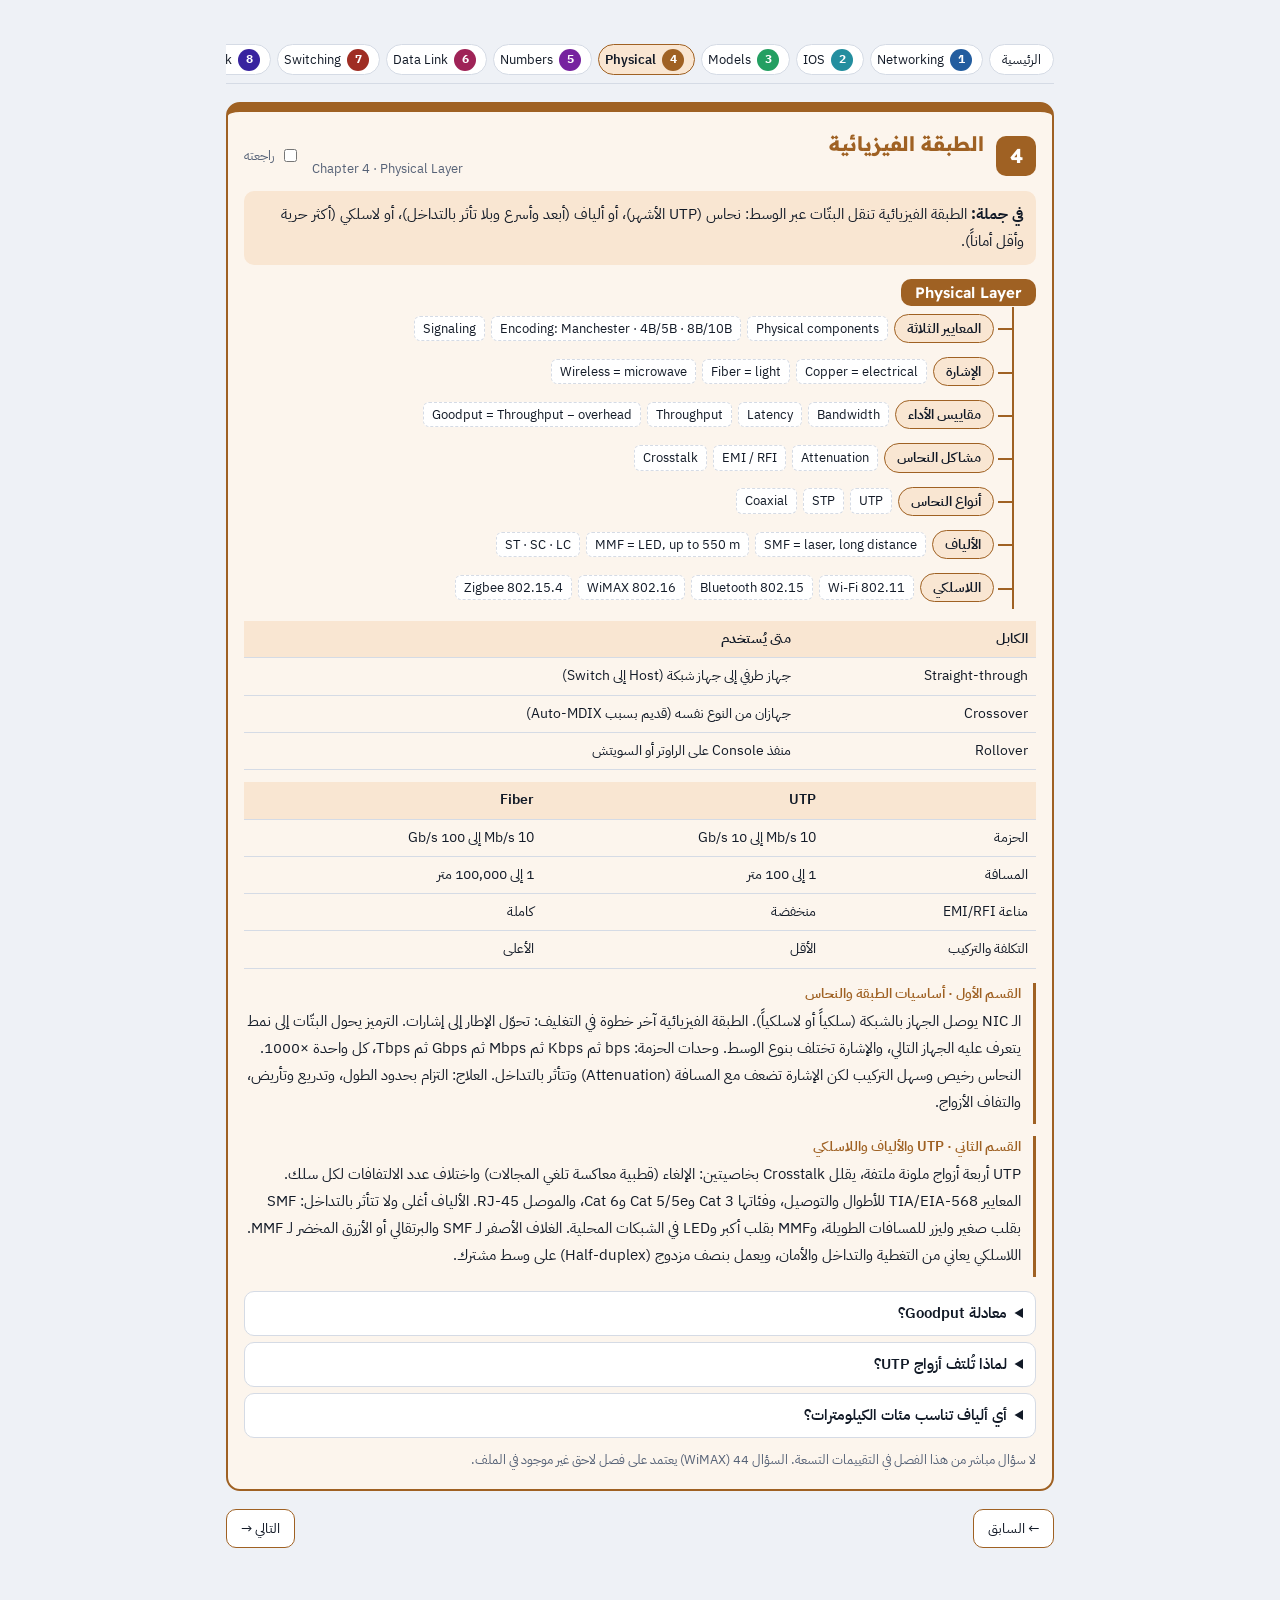
<file: networking-guide/chapter4.html>
<!doctype html>
<html lang="ar" dir="rtl">
<head>
<meta charset="utf-8">
<meta name="viewport" content="width=device-width,initial-scale=1,viewport-fit=cover">
<title>الفصل 4 · الطبقة الفيزيائية</title>
<link rel="stylesheet" href="https://fonts.googleapis.com/css2?family=IBM+Plex+Sans+Arabic:wght@400;500;600;700&family=Readex+Pro:wght@500;700&family=IBM+Plex+Mono:wght@400;500&display=swap">
<link rel="stylesheet" href="style.css">
</head>
<body>
<div class="wrap" lang="ar">
<nav class="nav" aria-label="الفصول"><a class="home" href="index.html" style="--h:212">الرئيسية</a><a href="chapter1.html" style="--h:212"><b>1</b><bdi>Networking</bdi></a><a href="chapter2.html" style="--h:188"><b>2</b><bdi>IOS</bdi></a><a href="chapter3.html" style="--h:150"><b>3</b><bdi>Models</bdi></a><a href="chapter4.html" style="--h:30" aria-current="page"><b>4</b><bdi>Physical</bdi></a><a href="chapter5.html" style="--h:280"><b>5</b><bdi>Numbers</bdi></a><a href="chapter6.html" style="--h:335"><b>6</b><bdi>Data Link</bdi></a><a href="chapter7.html" style="--h:5"><b>7</b><bdi>Switching</bdi></a><a href="chapter8.html" style="--h:250"><b>8</b><bdi>Network</bdi></a><a href="chapter9.html" style="--h:95"><b>9</b><bdi>ARP</bdi></a><a href="cheat.html" style="--h:212"><b>★</b><bdi>Cheat</bdi></a></nav>
<section class="ch" id="ch4" style="--h:30">
  <div class="chh"><span class="no">4</span><div><h2>الطبقة الفيزيائية</h2><span class="en">Chapter 4 · Physical Layer</span></div>
    <label class="done"><input type="checkbox" id="d4" data-ch="4"> راجعته</label></div>
  <p class="one"><b>في جملة:</b> الطبقة الفيزيائية تنقل البتّات عبر الوسط: نحاس (<bdi>UTP</bdi> الأشهر)، أو ألياف (أبعد وأسرع وبلا تأثر بالتداخل)، أو لاسلكي (أكثر حرية وأقل أماناً).</p>

  <span class="core">Physical Layer</span>
  <ul class="mm">
    <li><b>المعايير الثلاثة</b><span>Physical components</span><span>Encoding: Manchester · 4B/5B · 8B/10B</span><span>Signaling</span></li>
    <li><b>الإشارة</b><span>Copper = electrical</span><span>Fiber = light</span><span>Wireless = microwave</span></li>
    <li><b>مقاييس الأداء</b><span>Bandwidth</span><span>Latency</span><span>Throughput</span><span>Goodput = Throughput − overhead</span></li>
    <li><b>مشاكل النحاس</b><span>Attenuation</span><span>EMI / RFI</span><span>Crosstalk</span></li>
    <li><b>أنواع النحاس</b><span>UTP</span><span>STP</span><span>Coaxial</span></li>
    <li><b>الألياف</b><span>SMF = laser, long distance</span><span>MMF = LED, up to 550 m</span><span>ST · SC · LC</span></li>
    <li><b>اللاسلكي</b><span>Wi-Fi 802.11</span><span>Bluetooth 802.15</span><span>WiMAX 802.16</span><span>Zigbee 802.15.4</span></li>
  </ul>

  <div class="tw"><table>
    <tr><th>الكابل</th><th>متى يُستخدم</th></tr>
    <tr><td><bdi>Straight-through</bdi></td><td>جهاز طرفي إلى جهاز شبكة (<bdi>Host</bdi> إلى <bdi>Switch</bdi>)</td></tr>
    <tr><td><bdi>Crossover</bdi></td><td>جهازان من النوع نفسه (قديم بسبب <bdi>Auto-MDIX</bdi>)</td></tr>
    <tr><td><bdi>Rollover</bdi></td><td>منفذ <bdi>Console</bdi> على الراوتر أو السويتش</td></tr>
  </table></div>
  <div class="tw"><table>
    <tr><th></th><th><bdi>UTP</bdi></th><th><bdi>Fiber</bdi></th></tr>
    <tr><td>الحزمة</td><td>10 <bdi>Mb/s</bdi> إلى 10 <bdi>Gb/s</bdi></td><td>10 <bdi>Mb/s</bdi> إلى 100 <bdi>Gb/s</bdi></td></tr>
    <tr><td>المسافة</td><td>1 إلى 100 متر</td><td>1 إلى 100,000 متر</td></tr>
    <tr><td>مناعة <bdi>EMI/RFI</bdi></td><td>منخفضة</td><td>كاملة</td></tr>
    <tr><td>التكلفة والتركيب</td><td>الأقل</td><td>الأعلى</td></tr>
  </table></div>

  <div class="parts">
    <div class="part"><h3>القسم الأول · أساسيات الطبقة والنحاس</h3>
      <p>الـ <bdi>NIC</bdi> يوصل الجهاز بالشبكة (سلكياً أو لاسلكياً). الطبقة الفيزيائية آخر خطوة في التغليف: تحوّل الإطار إلى إشارات. الترميز يحول البتّات إلى نمط يتعرف عليه الجهاز التالي، والإشارة تختلف بنوع الوسط. وحدات الحزمة: <bdi>bps</bdi> ثم <bdi>Kbps</bdi> ثم <bdi>Mbps</bdi> ثم <bdi>Gbps</bdi> ثم <bdi>Tbps</bdi>، كل واحدة ×1000. النحاس رخيص وسهل التركيب لكن الإشارة تضعف مع المسافة (<bdi>Attenuation</bdi>) وتتأثر بالتداخل. العلاج: التزام بحدود الطول، وتدريع وتأريض، والتفاف الأزواج.</p></div>
    <div class="part"><h3>القسم الثاني · <bdi>UTP</bdi> والألياف واللاسلكي</h3>
      <p><bdi>UTP</bdi> أربعة أزواج ملونة ملتفة، يقلل <bdi>Crosstalk</bdi> بخاصيتين: الإلغاء (قطبية معاكسة تلغي المجالات) واختلاف عدد الالتفافات لكل سلك. المعايير <bdi>TIA/EIA-568</bdi> للأطوال والتوصيل، وفئاتها <bdi>Cat 3</bdi> و<bdi>Cat 5/5e</bdi> و<bdi>Cat 6</bdi>، والموصل <bdi>RJ-45</bdi>. الألياف أغلى ولا تتأثر بالتداخل: <bdi>SMF</bdi> بقلب صغير وليزر للمسافات الطويلة، و<bdi>MMF</bdi> بقلب أكبر و<bdi>LED</bdi> في الشبكات المحلية. الغلاف الأصفر لـ <bdi>SMF</bdi> والبرتقالي أو الأزرق المخضر لـ <bdi>MMF</bdi>. اللاسلكي يعاني من التغطية والتداخل والأمان، ويعمل بنصف مزدوج (<bdi>Half-duplex</bdi>) على وسط مشترك.</p></div>
  </div>


  <details><summary>معادلة <bdi>Goodput</bdi>؟</summary><p><bdi>Goodput</bdi> = <bdi>Throughput</bdi> − <bdi>traffic overhead</bdi>.</p></details>
  <details><summary>لماذا تُلتف أزواج <bdi>UTP</bdi>؟</summary><p>لتلغي المجالات المغناطيسية بعضها وتقلل <bdi>Crosstalk</bdi> والتداخل الخارجي.</p></details>
  <details><summary>أي ألياف تناسب مئات الكيلومترات؟</summary><p><bdi>Single-mode</bdi> (<bdi>SMF</bdi>) لأن تشتت الضوء فيها أقل.</p></details>
  <p class="lk">لا سؤال مباشر من هذا الفصل في التقييمات التسعة. السؤال 44 (<bdi>WiMAX</bdi>) يعتمد على فصل لاحق غير موجود في الملف.</p>
</section>
<div class="pager" style="--h:30"><a href="chapter3.html">← السابق</a><a href="chapter5.html">التالي →</a></div>
</div>
<script>
(function(){
  var K="net-guide-done",done=[];
  try{done=JSON.parse(localStorage.getItem(K)||"[]")}catch(e){done=[]}
  document.querySelectorAll("input[data-ch]").forEach(function(b){
    b.checked=done.indexOf(b.dataset.ch)>-1;
    b.addEventListener("change",function(){
      var a=[];try{a=JSON.parse(localStorage.getItem(K)||"[]")}catch(e){}
      a=a.filter(function(x){return x!==b.dataset.ch});
      if(b.checked)a.push(b.dataset.ch);
      try{localStorage.setItem(K,JSON.stringify(a))}catch(e){}
    });
  });
})();
</script>
</body>
</html>
</file>
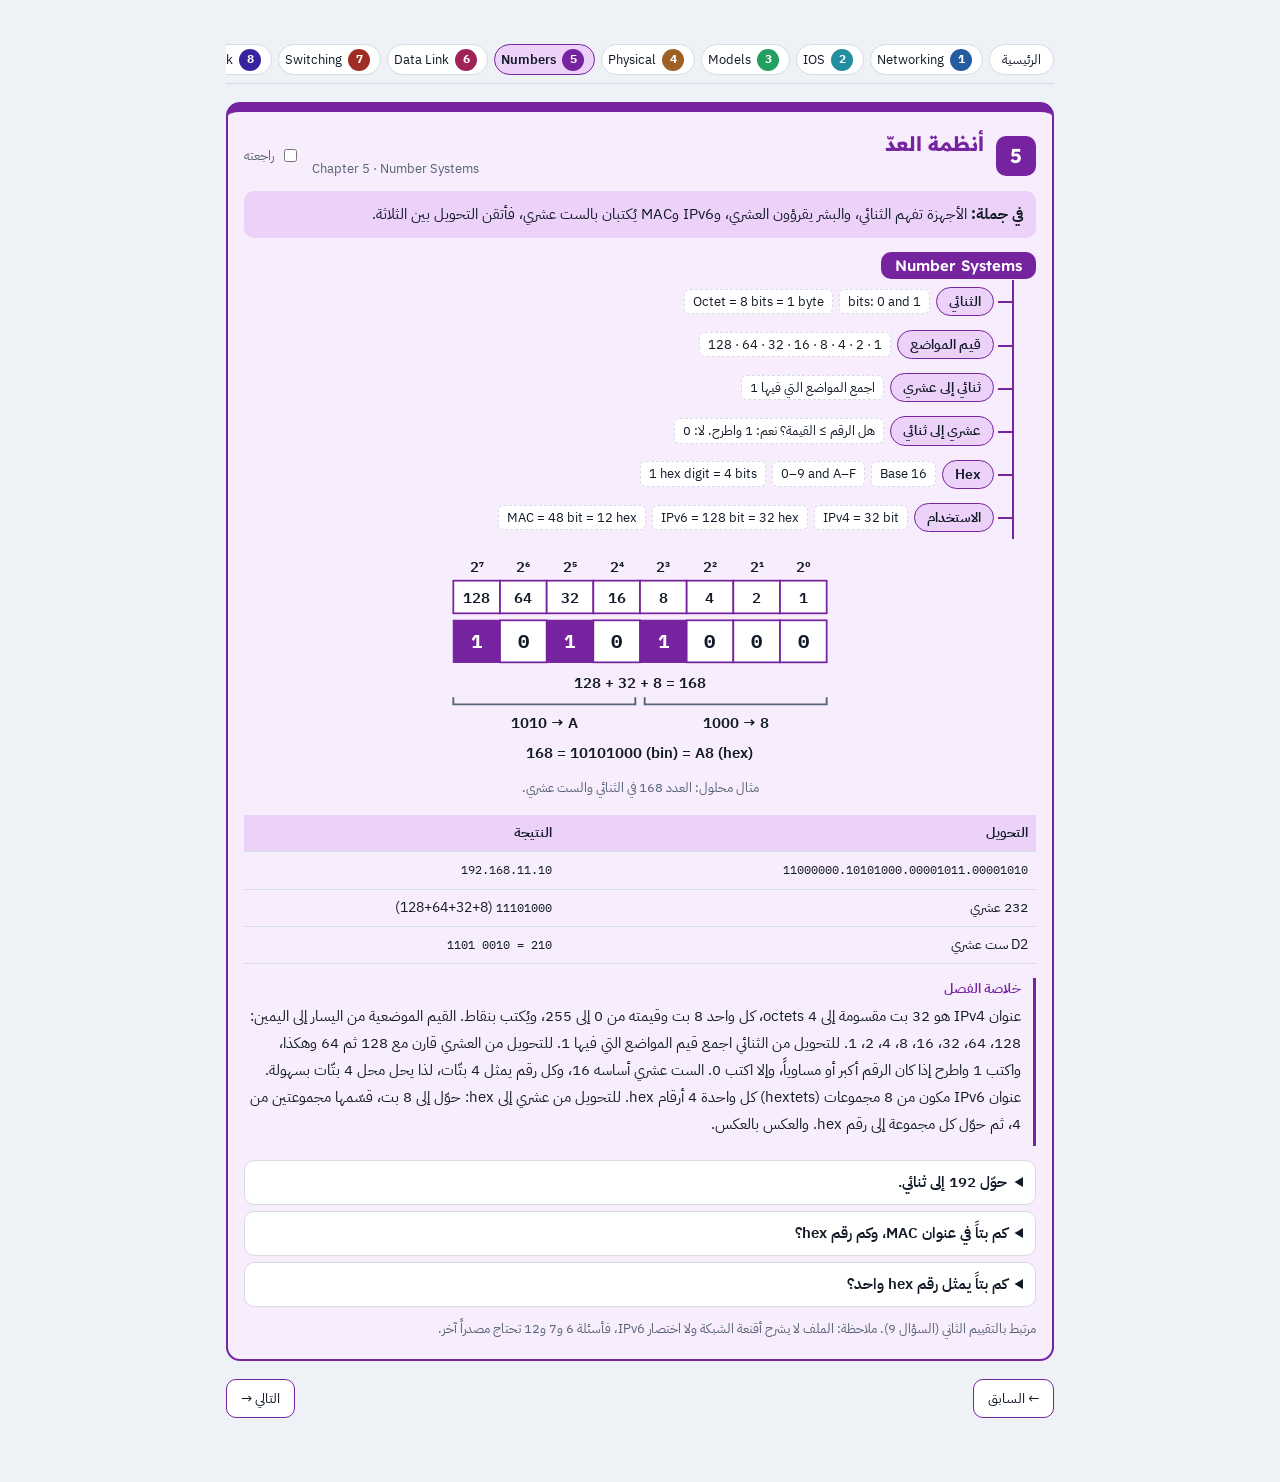
<file: networking-guide/chapter5.html>
<!doctype html>
<html lang="ar" dir="rtl">
<head>
<meta charset="utf-8">
<meta name="viewport" content="width=device-width,initial-scale=1,viewport-fit=cover">
<title>الفصل 5 · أنظمة العدّ</title>
<link rel="stylesheet" href="https://fonts.googleapis.com/css2?family=IBM+Plex+Sans+Arabic:wght@400;500;600;700&family=Readex+Pro:wght@500;700&family=IBM+Plex+Mono:wght@400;500&display=swap">
<link rel="stylesheet" href="style.css">
</head>
<body>
<div class="wrap" lang="ar">
<nav class="nav" aria-label="الفصول"><a class="home" href="index.html" style="--h:212">الرئيسية</a><a href="chapter1.html" style="--h:212"><b>1</b><bdi>Networking</bdi></a><a href="chapter2.html" style="--h:188"><b>2</b><bdi>IOS</bdi></a><a href="chapter3.html" style="--h:150"><b>3</b><bdi>Models</bdi></a><a href="chapter4.html" style="--h:30"><b>4</b><bdi>Physical</bdi></a><a href="chapter5.html" style="--h:280" aria-current="page"><b>5</b><bdi>Numbers</bdi></a><a href="chapter6.html" style="--h:335"><b>6</b><bdi>Data Link</bdi></a><a href="chapter7.html" style="--h:5"><b>7</b><bdi>Switching</bdi></a><a href="chapter8.html" style="--h:250"><b>8</b><bdi>Network</bdi></a><a href="chapter9.html" style="--h:95"><b>9</b><bdi>ARP</bdi></a><a href="cheat.html" style="--h:212"><b>★</b><bdi>Cheat</bdi></a></nav>
<section class="ch" id="ch5" style="--h:280">
  <div class="chh"><span class="no">5</span><div><h2>أنظمة العدّ</h2><span class="en">Chapter 5 · Number Systems</span></div>
    <label class="done"><input type="checkbox" id="d5" data-ch="5"> راجعته</label></div>
  <p class="one"><b>في جملة:</b> الأجهزة تفهم الثنائي، والبشر يقرؤون العشري، و<bdi>IPv6</bdi> و<bdi>MAC</bdi> يُكتبان بالست عشري، فأتقن التحويل بين الثلاثة.</p>

  <span class="core">Number Systems</span>
  <ul class="mm">
    <li><b>الثنائي</b><span>bits: 0 and 1</span><span>Octet = 8 bits = 1 byte</span></li>
    <li><b>قيم المواضع</b><span>128 · 64 · 32 · 16 · 8 · 4 · 2 · 1</span></li>
    <li><b>ثنائي إلى عشري</b><span>اجمع المواضع التي فيها 1</span></li>
    <li><b>عشري إلى ثنائي</b><span>هل الرقم ≥ القيمة؟ نعم: 1 واطرح. لا: 0</span></li>
    <li><b>Hex</b><span>Base 16</span><span>0–9 and A–F</span><span>1 hex digit = 4 bits</span></li>
    <li><b>الاستخدام</b><span>IPv4 = 32 bit</span><span>IPv6 = 128 bit = 32 hex</span><span>MAC = 48 bit = 12 hex</span></li>
  </ul>

  <figure class="fig">
    <svg viewBox="0 0 360 184" role="img" aria-label="تحويل 168">
      <g class="s"><text x="40" y="15">2⁷</text><text x="80" y="15">2⁶</text><text x="120" y="15">2⁵</text><text x="160" y="15">2⁴</text><text x="200" y="15">2³</text><text x="240" y="15">2²</text><text x="280" y="15">2¹</text><text x="320" y="15">2⁰</text></g>
      <g>
        <rect class="bx2" x="20" y="22" width="40" height="28"/><text x="40" y="41">128</text>
        <rect class="bx2" x="60" y="22" width="40" height="28"/><text x="80" y="41">64</text>
        <rect class="bx2" x="100" y="22" width="40" height="28"/><text x="120" y="41">32</text>
        <rect class="bx2" x="140" y="22" width="40" height="28"/><text x="160" y="41">16</text>
        <rect class="bx2" x="180" y="22" width="40" height="28"/><text x="200" y="41">8</text>
        <rect class="bx2" x="220" y="22" width="40" height="28"/><text x="240" y="41">4</text>
        <rect class="bx2" x="260" y="22" width="40" height="28"/><text x="280" y="41">2</text>
        <rect class="bx2" x="300" y="22" width="40" height="28"/><text x="320" y="41">1</text>
      </g>
      <g>
        <rect class="hl" x="20" y="56" width="40" height="36"/><text class="big on" x="40" y="80">1</text>
        <rect class="bx2" x="60" y="56" width="40" height="36"/><text class="big" x="80" y="80">0</text>
        <rect class="hl" x="100" y="56" width="40" height="36"/><text class="big on" x="120" y="80">1</text>
        <rect class="bx2" x="140" y="56" width="40" height="36"/><text class="big" x="160" y="80">0</text>
        <rect class="hl" x="180" y="56" width="40" height="36"/><text class="big on" x="200" y="80">1</text>
        <rect class="bx2" x="220" y="56" width="40" height="36"/><text class="big" x="240" y="80">0</text>
        <rect class="bx2" x="260" y="56" width="40" height="36"/><text class="big" x="280" y="80">0</text>
        <rect class="bx2" x="300" y="56" width="40" height="36"/><text class="big" x="320" y="80">0</text>
      </g>
      <text x="180" y="114">128 + 32 + 8 = 168</text>
      <path class="ln" d="M20 122 v6 h156 v-6"/><path class="ln" d="M184 122 v6 h156 v-6"/>
      <text x="98" y="148">1010 → A</text><text x="262" y="148">1000 → 8</text>
      <text x="180" y="174">168 = 10101000 (bin) = A8 (hex)</text>
    </svg>
    <figcaption>مثال محلول: العدد 168 في الثنائي والست عشري.</figcaption>
  </figure>

  <div class="tw"><table>
    <tr><th>التحويل</th><th>النتيجة</th></tr>
    <tr><td><span class="ltr">11000000.10101000.00001011.00001010</span></td><td><span class="ltr">192.168.11.10</span></td></tr>
    <tr><td>232 عشري</td><td><span class="ltr">11101000</span> (128+64+32+8)</td></tr>
    <tr><td><bdi>D2</bdi> ست عشري</td><td><span class="ltr">1101 0010 = 210</span></td></tr>
  </table></div>

  <div class="parts">
    <div class="part"><h3>خلاصة الفصل</h3>
      <p>عنوان <bdi>IPv4</bdi> هو 32 بت مقسومة إلى 4 <bdi>octets</bdi>، كل واحد 8 بت وقيمته من 0 إلى 255، ويُكتب بنقاط. القيم الموضعية من اليسار إلى اليمين: 128، 64، 32، 16، 8، 4، 2، 1. للتحويل من الثنائي اجمع قيم المواضع التي فيها 1. للتحويل من العشري قارن مع 128 ثم 64 وهكذا، واكتب 1 واطرح إذا كان الرقم أكبر أو مساوياً، وإلا اكتب 0. الست عشري أساسه 16، وكل رقم يمثل 4 بتّات، لذا يحل محل 4 بتّات بسهولة. عنوان <bdi>IPv6</bdi> مكون من 8 مجموعات (<bdi>hextets</bdi>) كل واحدة 4 أرقام <bdi>hex</bdi>. للتحويل من عشري إلى <bdi>hex</bdi>: حوّل إلى 8 بت، قسّمها مجموعتين من 4، ثم حوّل كل مجموعة إلى رقم <bdi>hex</bdi>. والعكس بالعكس.</p></div>
  </div>


  <details><summary>حوّل 192 إلى ثنائي.</summary><p>128 + 64 = 192، إذن 11000000.</p></details>
  <details><summary>كم بتاً في عنوان <bdi>MAC</bdi>، وكم رقم <bdi>hex</bdi>؟</summary><p>48 بتاً = 12 رقم <bdi>hex</bdi>.</p></details>
  <details><summary>كم بتاً يمثل رقم <bdi>hex</bdi> واحد؟</summary><p>4 بتّات.</p></details>
  <p class="lk">مرتبط بالتقييم الثاني (السؤال 9). ملاحظة: الملف لا يشرح أقنعة الشبكة ولا اختصار <bdi>IPv6</bdi>، فأسئلة 6 و7 و12 تحتاج مصدراً آخر.</p>
</section>
<div class="pager" style="--h:280"><a href="chapter4.html">← السابق</a><a href="chapter6.html">التالي →</a></div>
</div>
<script>
(function(){
  var K="net-guide-done",done=[];
  try{done=JSON.parse(localStorage.getItem(K)||"[]")}catch(e){done=[]}
  document.querySelectorAll("input[data-ch]").forEach(function(b){
    b.checked=done.indexOf(b.dataset.ch)>-1;
    b.addEventListener("change",function(){
      var a=[];try{a=JSON.parse(localStorage.getItem(K)||"[]")}catch(e){}
      a=a.filter(function(x){return x!==b.dataset.ch});
      if(b.checked)a.push(b.dataset.ch);
      try{localStorage.setItem(K,JSON.stringify(a))}catch(e){}
    });
  });
})();
</script>
</body>
</html>
</file>
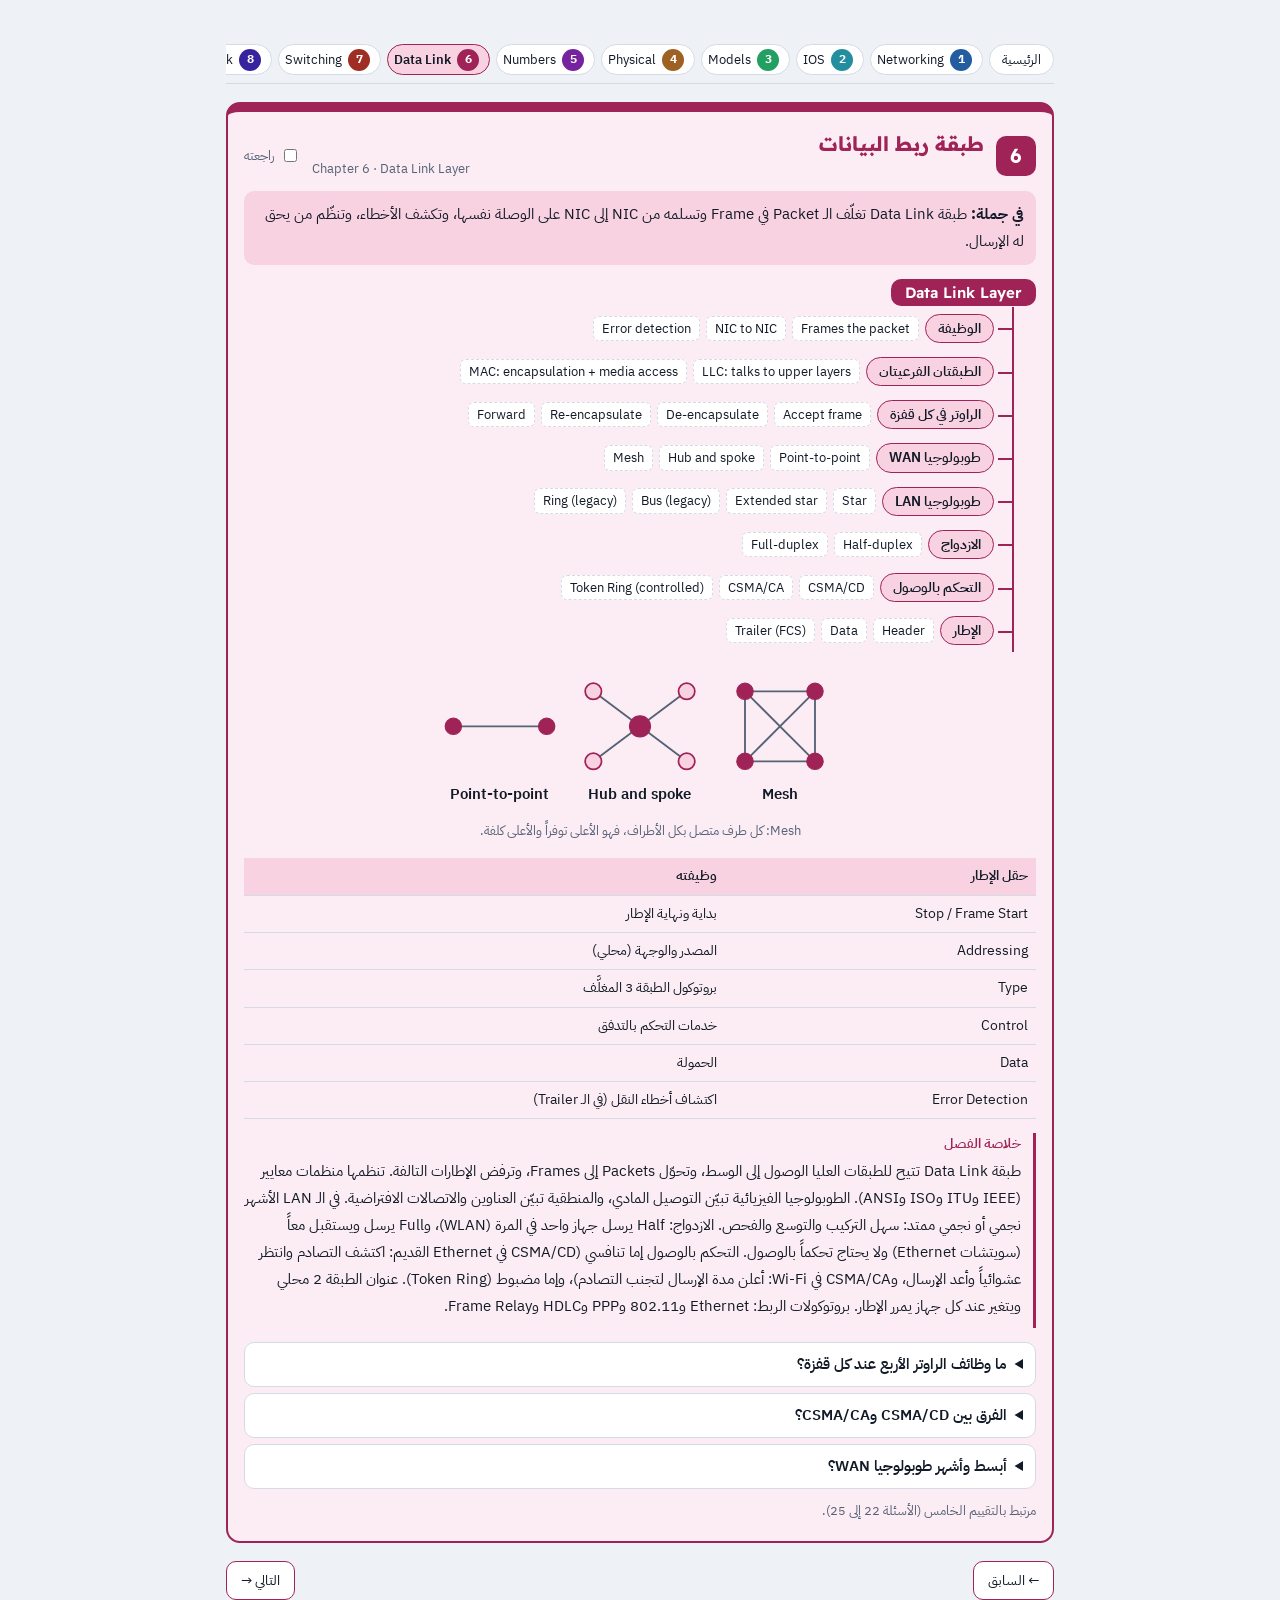
<file: networking-guide/chapter6.html>
<!doctype html>
<html lang="ar" dir="rtl">
<head>
<meta charset="utf-8">
<meta name="viewport" content="width=device-width,initial-scale=1,viewport-fit=cover">
<title>الفصل 6 · طبقة ربط البيانات</title>
<link rel="stylesheet" href="https://fonts.googleapis.com/css2?family=IBM+Plex+Sans+Arabic:wght@400;500;600;700&family=Readex+Pro:wght@500;700&family=IBM+Plex+Mono:wght@400;500&display=swap">
<link rel="stylesheet" href="style.css">
</head>
<body>
<div class="wrap" lang="ar">
<nav class="nav" aria-label="الفصول"><a class="home" href="index.html" style="--h:212">الرئيسية</a><a href="chapter1.html" style="--h:212"><b>1</b><bdi>Networking</bdi></a><a href="chapter2.html" style="--h:188"><b>2</b><bdi>IOS</bdi></a><a href="chapter3.html" style="--h:150"><b>3</b><bdi>Models</bdi></a><a href="chapter4.html" style="--h:30"><b>4</b><bdi>Physical</bdi></a><a href="chapter5.html" style="--h:280"><b>5</b><bdi>Numbers</bdi></a><a href="chapter6.html" style="--h:335" aria-current="page"><b>6</b><bdi>Data Link</bdi></a><a href="chapter7.html" style="--h:5"><b>7</b><bdi>Switching</bdi></a><a href="chapter8.html" style="--h:250"><b>8</b><bdi>Network</bdi></a><a href="chapter9.html" style="--h:95"><b>9</b><bdi>ARP</bdi></a><a href="cheat.html" style="--h:212"><b>★</b><bdi>Cheat</bdi></a></nav>
<section class="ch" id="ch6" style="--h:335">
  <div class="chh"><span class="no">6</span><div><h2>طبقة ربط البيانات</h2><span class="en">Chapter 6 · Data Link Layer</span></div>
    <label class="done"><input type="checkbox" id="d6" data-ch="6"> راجعته</label></div>
  <p class="one"><b>في جملة:</b> طبقة <bdi>Data Link</bdi> تغلّف الـ <bdi>Packet</bdi> في <bdi>Frame</bdi> وتسلمه من <bdi>NIC</bdi> إلى <bdi>NIC</bdi> على الوصلة نفسها، وتكشف الأخطاء، وتنظّم من يحق له الإرسال.</p>

  <span class="core">Data Link Layer</span>
  <ul class="mm">
    <li><b>الوظيفة</b><span>Frames the packet</span><span>NIC to NIC</span><span>Error detection</span></li>
    <li><b>الطبقتان الفرعيتان</b><span>LLC: talks to upper layers</span><span>MAC: encapsulation + media access</span></li>
    <li><b>الراوتر في كل قفزة</b><span>Accept frame</span><span>De-encapsulate</span><span>Re-encapsulate</span><span>Forward</span></li>
    <li><b>طوبولوجيا WAN</b><span>Point-to-point</span><span>Hub and spoke</span><span>Mesh</span></li>
    <li><b>طوبولوجيا LAN</b><span>Star</span><span>Extended star</span><span>Bus (legacy)</span><span>Ring (legacy)</span></li>
    <li><b>الازدواج</b><span>Half-duplex</span><span>Full-duplex</span></li>
    <li><b>التحكم بالوصول</b><span>CSMA/CD</span><span>CSMA/CA</span><span>Token Ring (controlled)</span></li>
    <li><b>الإطار</b><span>Header</span><span>Data</span><span>Trailer (FCS)</span></li>
  </ul>

  <figure class="fig">
    <svg viewBox="0 0 360 124" role="img" aria-label="طوبولوجيا WAN">
      <line class="ln" x1="20" y1="50" x2="100" y2="50"/>
      <circle class="hl" cx="20" cy="50" r="7"/><circle class="hl" cx="100" cy="50" r="7"/>
      <line class="ln" x1="180" y1="50" x2="140" y2="20"/><line class="ln" x1="180" y1="50" x2="220" y2="20"/><line class="ln" x1="180" y1="50" x2="140" y2="80"/><line class="ln" x1="180" y1="50" x2="220" y2="80"/>
      <circle class="hl" cx="180" cy="50" r="9"/><circle class="bx" cx="140" cy="20" r="7"/><circle class="bx" cx="220" cy="20" r="7"/><circle class="bx" cx="140" cy="80" r="7"/><circle class="bx" cx="220" cy="80" r="7"/>
      <line class="ln" x1="270" y1="20" x2="330" y2="20"/><line class="ln" x1="270" y1="80" x2="330" y2="80"/><line class="ln" x1="270" y1="20" x2="270" y2="80"/><line class="ln" x1="330" y1="20" x2="330" y2="80"/><line class="ln" x1="270" y1="20" x2="330" y2="80"/><line class="ln" x1="330" y1="20" x2="270" y2="80"/>
      <circle class="hl" cx="270" cy="20" r="7"/><circle class="hl" cx="330" cy="20" r="7"/><circle class="hl" cx="270" cy="80" r="7"/><circle class="hl" cx="330" cy="80" r="7"/>
      <text x="60" y="112">Point-to-point</text><text x="180" y="112">Hub and spoke</text><text x="300" y="112">Mesh</text>
    </svg>
    <figcaption><bdi>Mesh</bdi>: كل طرف متصل بكل الأطراف، فهو الأعلى توفراً والأعلى كلفة.</figcaption>
  </figure>

  <div class="tw"><table>
    <tr><th>حقل الإطار</th><th>وظيفته</th></tr>
    <tr><td><bdi>Frame Start</bdi> / <bdi>Stop</bdi></td><td>بداية ونهاية الإطار</td></tr>
    <tr><td><bdi>Addressing</bdi></td><td>المصدر والوجهة (محلي)</td></tr>
    <tr><td><bdi>Type</bdi></td><td>بروتوكول الطبقة 3 المغلَّف</td></tr>
    <tr><td><bdi>Control</bdi></td><td>خدمات التحكم بالتدفق</td></tr>
    <tr><td><bdi>Data</bdi></td><td>الحمولة</td></tr>
    <tr><td><bdi>Error Detection</bdi></td><td>اكتشاف أخطاء النقل (في الـ <bdi>Trailer</bdi>)</td></tr>
  </table></div>

  <div class="parts">
    <div class="part"><h3>خلاصة الفصل</h3>
      <p>طبقة <bdi>Data Link</bdi> تتيح للطبقات العليا الوصول إلى الوسط، وتحوّل <bdi>Packets</bdi> إلى <bdi>Frames</bdi>، وترفض الإطارات التالفة. تنظمها منظمات معايير (<bdi>IEEE</bdi> و<bdi>ITU</bdi> و<bdi>ISO</bdi> و<bdi>ANSI</bdi>). الطوبولوجيا الفيزيائية تبيّن التوصيل المادي، والمنطقية تبيّن العناوين والاتصالات الافتراضية. في الـ <bdi>LAN</bdi> الأشهر نجمي أو نجمي ممتد: سهل التركيب والتوسع والفحص. الازدواج: <bdi>Half</bdi> يرسل جهاز واحد في المرة (<bdi>WLAN</bdi>)، و<bdi>Full</bdi> يرسل ويستقبل معاً (سويتشات <bdi>Ethernet</bdi>) ولا يحتاج تحكماً بالوصول. التحكم بالوصول إما تنافسي (<bdi>CSMA/CD</bdi> في <bdi>Ethernet</bdi> القديم: اكتشف التصادم وانتظر عشوائياً وأعد الإرسال، و<bdi>CSMA/CA</bdi> في <bdi>Wi-Fi</bdi>: أعلن مدة الإرسال لتجنب التصادم)، وإما مضبوط (<bdi>Token Ring</bdi>). عنوان الطبقة 2 محلي ويتغير عند كل جهاز يمرر الإطار. بروتوكولات الربط: <bdi>Ethernet</bdi> و802.11 و<bdi>PPP</bdi> و<bdi>HDLC</bdi> و<bdi>Frame Relay</bdi>.</p></div>
  </div>


  <details><summary>ما وظائف الراوتر الأربع عند كل قفزة؟</summary><p>يستقبل الإطار، يفك تغليفه، يعيد تغليف الحزمة في إطار جديد، ثم يرسله إلى الوسط التالي.</p></details>
  <details><summary>الفرق بين <bdi>CSMA/CD</bdi> و<bdi>CSMA/CA</bdi>؟</summary><p>الأولى تكتشف التصادم بعد حدوثه (<bdi>Ethernet</bdi> القديم)، والثانية تتجنبه بإعلان مدة الإرسال مسبقاً (<bdi>Wi-Fi</bdi>).</p></details>
  <details><summary>أبسط وأشهر طوبولوجيا <bdi>WAN</bdi>؟</summary><p><bdi>Point-to-point</bdi>.</p></details>
  <p class="lk">مرتبط بالتقييم الخامس (الأسئلة 22 إلى 25).</p>
</section>
<div class="pager" style="--h:335"><a href="chapter5.html">← السابق</a><a href="chapter7.html">التالي →</a></div>
</div>
<script>
(function(){
  var K="net-guide-done",done=[];
  try{done=JSON.parse(localStorage.getItem(K)||"[]")}catch(e){done=[]}
  document.querySelectorAll("input[data-ch]").forEach(function(b){
    b.checked=done.indexOf(b.dataset.ch)>-1;
    b.addEventListener("change",function(){
      var a=[];try{a=JSON.parse(localStorage.getItem(K)||"[]")}catch(e){}
      a=a.filter(function(x){return x!==b.dataset.ch});
      if(b.checked)a.push(b.dataset.ch);
      try{localStorage.setItem(K,JSON.stringify(a))}catch(e){}
    });
  });
})();
</script>
</body>
</html>
</file>
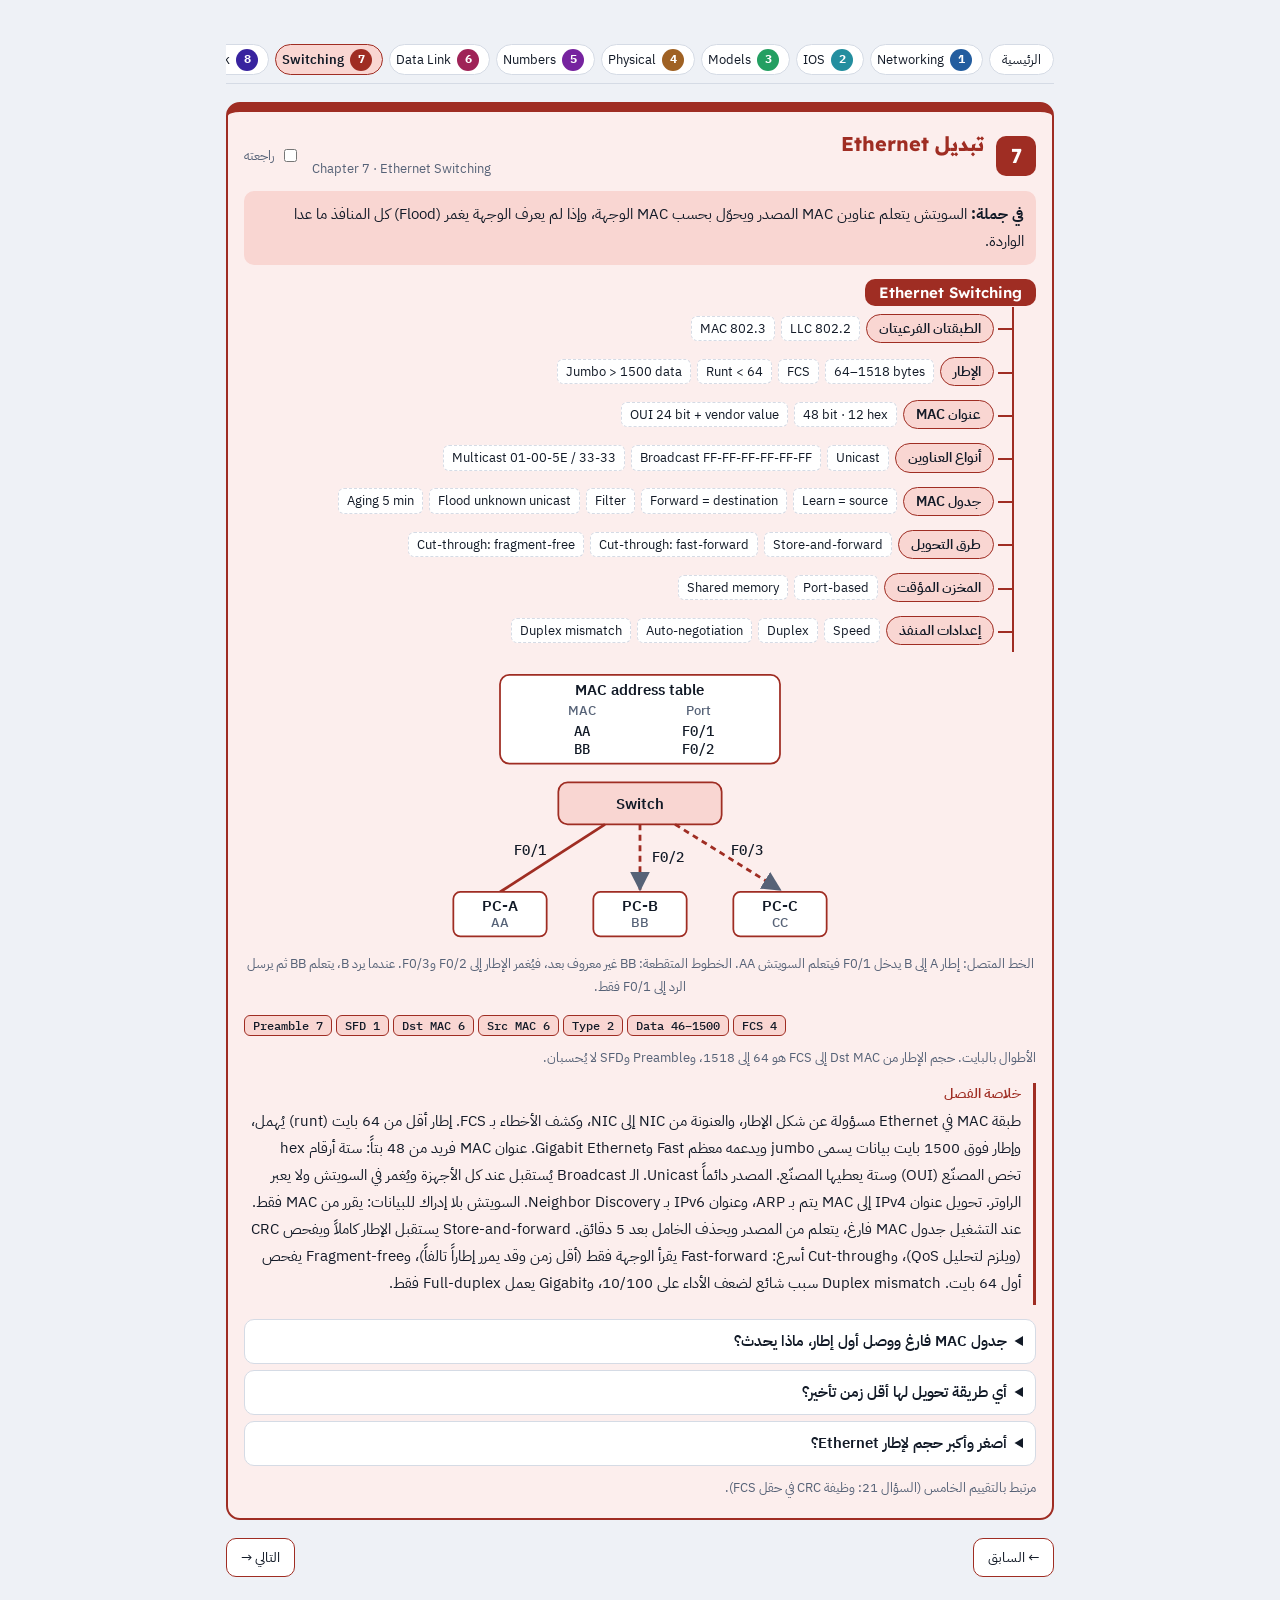
<file: networking-guide/chapter7.html>
<!doctype html>
<html lang="ar" dir="rtl">
<head>
<meta charset="utf-8">
<meta name="viewport" content="width=device-width,initial-scale=1,viewport-fit=cover">
<title>الفصل 7 · تبديل Ethernet</title>
<link rel="stylesheet" href="https://fonts.googleapis.com/css2?family=IBM+Plex+Sans+Arabic:wght@400;500;600;700&family=Readex+Pro:wght@500;700&family=IBM+Plex+Mono:wght@400;500&display=swap">
<link rel="stylesheet" href="style.css">
</head>
<body>
<div class="wrap" lang="ar">
<nav class="nav" aria-label="الفصول"><a class="home" href="index.html" style="--h:212">الرئيسية</a><a href="chapter1.html" style="--h:212"><b>1</b><bdi>Networking</bdi></a><a href="chapter2.html" style="--h:188"><b>2</b><bdi>IOS</bdi></a><a href="chapter3.html" style="--h:150"><b>3</b><bdi>Models</bdi></a><a href="chapter4.html" style="--h:30"><b>4</b><bdi>Physical</bdi></a><a href="chapter5.html" style="--h:280"><b>5</b><bdi>Numbers</bdi></a><a href="chapter6.html" style="--h:335"><b>6</b><bdi>Data Link</bdi></a><a href="chapter7.html" style="--h:5" aria-current="page"><b>7</b><bdi>Switching</bdi></a><a href="chapter8.html" style="--h:250"><b>8</b><bdi>Network</bdi></a><a href="chapter9.html" style="--h:95"><b>9</b><bdi>ARP</bdi></a><a href="cheat.html" style="--h:212"><b>★</b><bdi>Cheat</bdi></a></nav>
<section class="ch" id="ch7" style="--h:5">
  <div class="chh"><span class="no">7</span><div><h2>تبديل <bdi>Ethernet</bdi></h2><span class="en">Chapter 7 · Ethernet Switching</span></div>
    <label class="done"><input type="checkbox" id="d7" data-ch="7"> راجعته</label></div>
  <p class="one"><b>في جملة:</b> السويتش يتعلم عناوين <bdi>MAC</bdi> المصدر ويحوّل بحسب <bdi>MAC</bdi> الوجهة، وإذا لم يعرف الوجهة يغمر (<bdi>Flood</bdi>) كل المنافذ ما عدا الواردة.</p>

  <span class="core">Ethernet Switching</span>
  <ul class="mm">
    <li><b>الطبقتان الفرعيتان</b><span>LLC 802.2</span><span>MAC 802.3</span></li>
    <li><b>الإطار</b><span>64–1518 bytes</span><span>FCS</span><span>Runt &lt; 64</span><span>Jumbo &gt; 1500 data</span></li>
    <li><b>عنوان MAC</b><span>48 bit · 12 hex</span><span>OUI 24 bit + vendor value</span></li>
    <li><b>أنواع العناوين</b><span>Unicast</span><span>Broadcast FF-FF-FF-FF-FF-FF</span><span>Multicast 01-00-5E / 33-33</span></li>
    <li><b>جدول MAC</b><span>Learn = source</span><span>Forward = destination</span><span>Filter</span><span>Flood unknown unicast</span><span>Aging 5 min</span></li>
    <li><b>طرق التحويل</b><span>Store-and-forward</span><span>Cut-through: fast-forward</span><span>Cut-through: fragment-free</span></li>
    <li><b>المخزن المؤقت</b><span>Port-based</span><span>Shared memory</span></li>
    <li><b>إعدادات المنفذ</b><span>Speed</span><span>Duplex</span><span>Auto-negotiation</span><span>Duplex mismatch</span></li>
  </ul>

  <figure class="fig">
    <svg viewBox="0 0 360 238" role="img" aria-label="تعلم السويتش">
      <defs><marker id="a7" viewBox="0 0 10 10" refX="9" refY="5" markerWidth="7" markerHeight="7" orient="auto"><path class="mk" d="M0 0L10 5L0 10z"/></marker></defs>
      <rect class="bx2" x="60" y="6" width="240" height="76" rx="8"/>
      <text x="180" y="23">MAC address table</text>
      <text class="s" x="130" y="40">MAC</text><text class="s" x="230" y="40">Port</text>
      <text class="m" x="130" y="58">AA</text><text class="m" x="230" y="58">F0/1</text>
      <text class="m" x="130" y="74">BB</text><text class="m" x="230" y="74">F0/2</text>
      <rect class="bx" x="110" y="98" width="140" height="36" rx="8"/><text x="180" y="121">Switch</text>
      <path class="ac" d="M150 134 L60 192"/>
      <path class="ac dash" d="M180 134 L180 190" marker-end="url(#a7)"/>
      <path class="ac dash" d="M210 134 L300 190" marker-end="url(#a7)"/>
      <text class="m" x="86" y="160">F0/1</text><text class="m st" x="190" y="166">F0/2</text><text class="m" x="272" y="160">F0/3</text>
      <rect class="bx2" x="20" y="192" width="80" height="38" rx="6"/><text x="60" y="208">PC-A</text><text class="s" x="60" y="222">AA</text>
      <rect class="bx2" x="140" y="192" width="80" height="38" rx="6"/><text x="180" y="208">PC-B</text><text class="s" x="180" y="222">BB</text>
      <rect class="bx2" x="260" y="192" width="80" height="38" rx="6"/><text x="300" y="208">PC-C</text><text class="s" x="300" y="222">CC</text>
    </svg>
    <figcaption>الخط المتصل: إطار <bdi>A</bdi> إلى <bdi>B</bdi> يدخل <bdi>F0/1</bdi> فيتعلم السويتش <bdi>AA</bdi>. الخطوط المتقطعة: <bdi>BB</bdi> غير معروف بعد، فيُغمر الإطار إلى <bdi>F0/2</bdi> و<bdi>F0/3</bdi>. عندما يرد <bdi>B</bdi>، يتعلم <bdi>BB</bdi> ثم يرسل الرد إلى <bdi>F0/1</bdi> فقط.</figcaption>
  </figure>

  <div class="bar" aria-label="حقول إطار Ethernet"><span>Preamble 7</span><span>SFD 1</span><span>Dst MAC 6</span><span>Src MAC 6</span><span>Type 2</span><span>Data 46–1500</span><span>FCS 4</span></div>
  <p class="lk" style="margin-top:0">الأطوال بالبايت. حجم الإطار من <bdi>Dst MAC</bdi> إلى <bdi>FCS</bdi> هو 64 إلى 1518، و<bdi>Preamble</bdi> و<bdi>SFD</bdi> لا يُحسبان.</p>

  <div class="parts">
    <div class="part"><h3>خلاصة الفصل</h3>
      <p>طبقة <bdi>MAC</bdi> في <bdi>Ethernet</bdi> مسؤولة عن شكل الإطار، والعنونة من <bdi>NIC</bdi> إلى <bdi>NIC</bdi>، وكشف الأخطاء بـ <bdi>FCS</bdi>. إطار أقل من 64 بايت (<bdi>runt</bdi>) يُهمل، وإطار فوق 1500 بايت بيانات يسمى <bdi>jumbo</bdi> ويدعمه معظم <bdi>Fast</bdi> و<bdi>Gigabit Ethernet</bdi>. عنوان <bdi>MAC</bdi> فريد من 48 بتاً: ستة أرقام <bdi>hex</bdi> تخص المصنّع (<bdi>OUI</bdi>) وستة يعطيها المصنّع. المصدر دائماً <bdi>Unicast</bdi>. الـ <bdi>Broadcast</bdi> يُستقبل عند كل الأجهزة ويُغمر في السويتش ولا يعبر الراوتر. تحويل عنوان <bdi>IPv4</bdi> إلى <bdi>MAC</bdi> يتم بـ <bdi>ARP</bdi>، وعنوان <bdi>IPv6</bdi> بـ <bdi>Neighbor Discovery</bdi>. السويتش بلا إدراك للبيانات: يقرر من <bdi>MAC</bdi> فقط. عند التشغيل جدول <bdi>MAC</bdi> فارغ، يتعلم من المصدر ويحذف الخامل بعد 5 دقائق. <bdi>Store-and-forward</bdi> يستقبل الإطار كاملاً ويفحص <bdi>CRC</bdi> (ويلزم لتحليل <bdi>QoS</bdi>)، و<bdi>Cut-through</bdi> أسرع: <bdi>Fast-forward</bdi> يقرأ الوجهة فقط (أقل زمن وقد يمرر إطاراً تالفاً)، و<bdi>Fragment-free</bdi> يفحص أول 64 بايت. <bdi>Duplex mismatch</bdi> سبب شائع لضعف الأداء على 10/100، و<bdi>Gigabit</bdi> يعمل <bdi>Full-duplex</bdi> فقط.</p></div>
  </div>


  <details><summary>جدول <bdi>MAC</bdi> فارغ ووصل أول إطار، ماذا يحدث؟</summary><p>يتعلم <bdi>MAC</bdi> المصدر مع رقم المنفذ، ويغمر الإطار إلى كل المنافذ الأخرى لأن الوجهة غير معروفة.</p></details>
  <details><summary>أي طريقة تحويل لها أقل زمن تأخير؟</summary><p><bdi>Fast-forward</bdi> (من نوع <bdi>Cut-through</bdi>).</p></details>
  <details><summary>أصغر وأكبر حجم لإطار <bdi>Ethernet</bdi>؟</summary><p>64 و1518 بايت.</p></details>
  <p class="lk">مرتبط بالتقييم الخامس (السؤال 21: وظيفة <bdi>CRC</bdi> في حقل <bdi>FCS</bdi>).</p>
</section>
<div class="pager" style="--h:5"><a href="chapter6.html">← السابق</a><a href="chapter8.html">التالي →</a></div>
</div>
<script>
(function(){
  var K="net-guide-done",done=[];
  try{done=JSON.parse(localStorage.getItem(K)||"[]")}catch(e){done=[]}
  document.querySelectorAll("input[data-ch]").forEach(function(b){
    b.checked=done.indexOf(b.dataset.ch)>-1;
    b.addEventListener("change",function(){
      var a=[];try{a=JSON.parse(localStorage.getItem(K)||"[]")}catch(e){}
      a=a.filter(function(x){return x!==b.dataset.ch});
      if(b.checked)a.push(b.dataset.ch);
      try{localStorage.setItem(K,JSON.stringify(a))}catch(e){}
    });
  });
})();
</script>
</body>
</html>
</file>
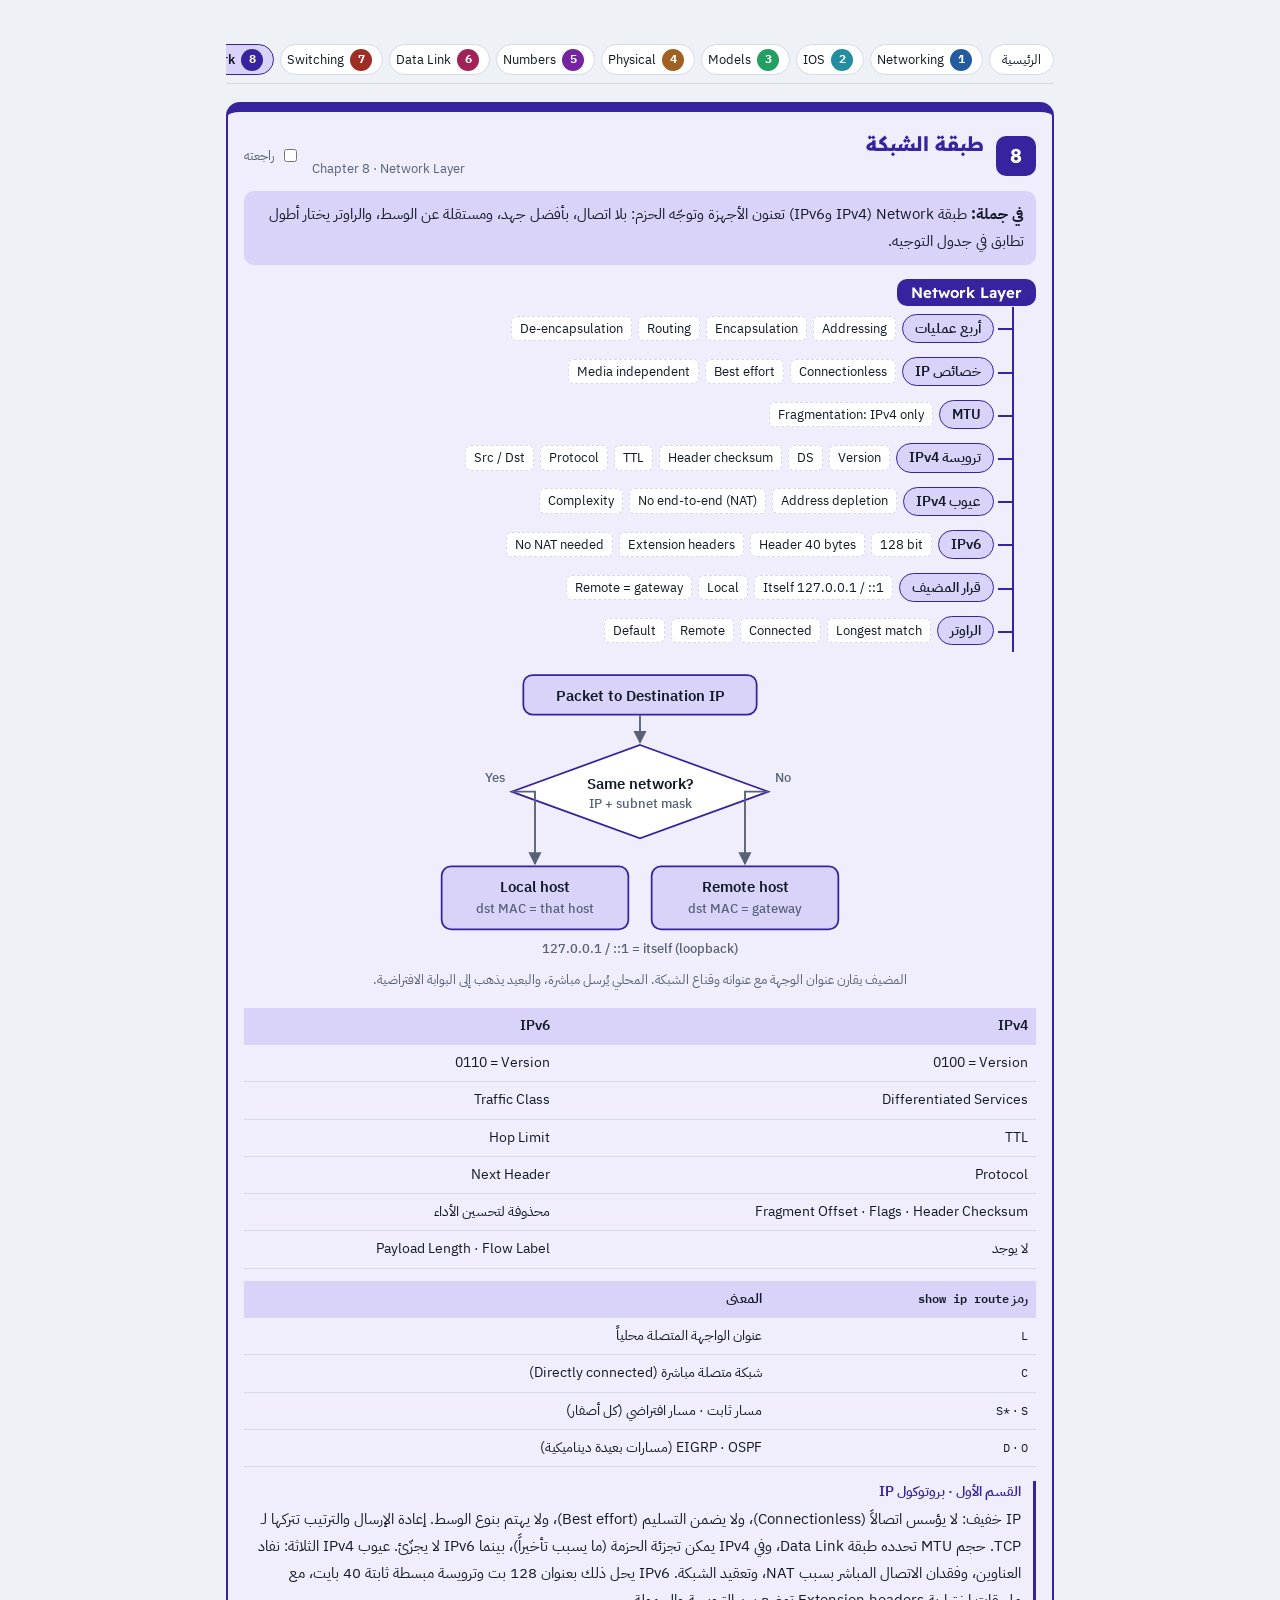
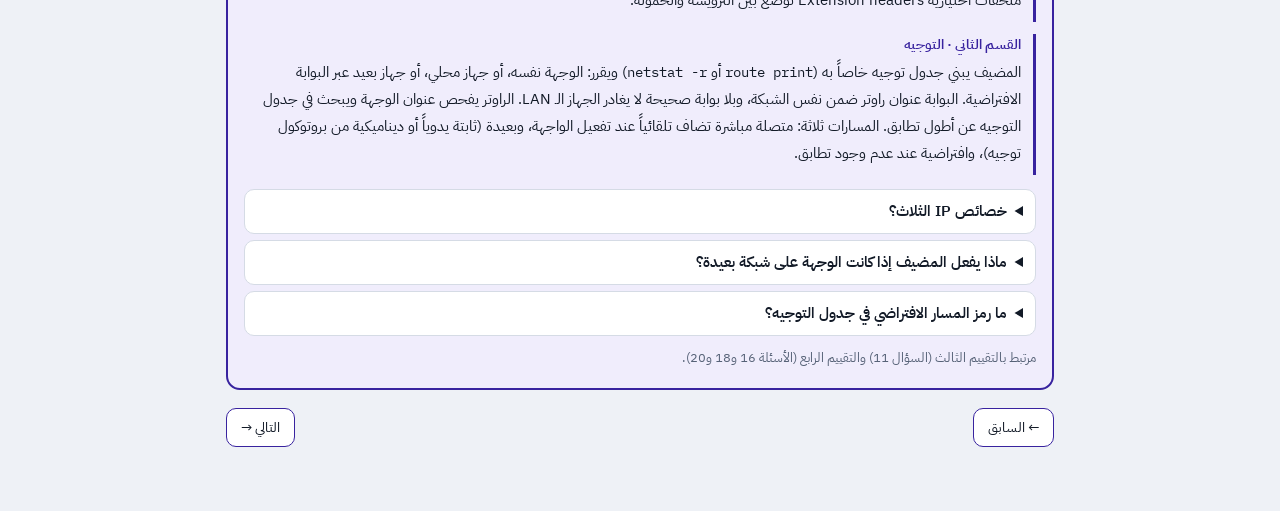
<file: networking-guide/chapter8.html>
<!doctype html>
<html lang="ar" dir="rtl">
<head>
<meta charset="utf-8">
<meta name="viewport" content="width=device-width,initial-scale=1,viewport-fit=cover">
<title>الفصل 8 · طبقة الشبكة</title>
<link rel="stylesheet" href="https://fonts.googleapis.com/css2?family=IBM+Plex+Sans+Arabic:wght@400;500;600;700&family=Readex+Pro:wght@500;700&family=IBM+Plex+Mono:wght@400;500&display=swap">
<link rel="stylesheet" href="style.css">
</head>
<body>
<div class="wrap" lang="ar">
<nav class="nav" aria-label="الفصول"><a class="home" href="index.html" style="--h:212">الرئيسية</a><a href="chapter1.html" style="--h:212"><b>1</b><bdi>Networking</bdi></a><a href="chapter2.html" style="--h:188"><b>2</b><bdi>IOS</bdi></a><a href="chapter3.html" style="--h:150"><b>3</b><bdi>Models</bdi></a><a href="chapter4.html" style="--h:30"><b>4</b><bdi>Physical</bdi></a><a href="chapter5.html" style="--h:280"><b>5</b><bdi>Numbers</bdi></a><a href="chapter6.html" style="--h:335"><b>6</b><bdi>Data Link</bdi></a><a href="chapter7.html" style="--h:5"><b>7</b><bdi>Switching</bdi></a><a href="chapter8.html" style="--h:250" aria-current="page"><b>8</b><bdi>Network</bdi></a><a href="chapter9.html" style="--h:95"><b>9</b><bdi>ARP</bdi></a><a href="cheat.html" style="--h:212"><b>★</b><bdi>Cheat</bdi></a></nav>
<section class="ch" id="ch8" style="--h:250">
  <div class="chh"><span class="no">8</span><div><h2>طبقة الشبكة</h2><span class="en">Chapter 8 · Network Layer</span></div>
    <label class="done"><input type="checkbox" id="d8" data-ch="8"> راجعته</label></div>
  <p class="one"><b>في جملة:</b> طبقة <bdi>Network</bdi> (<bdi>IPv4</bdi> و<bdi>IPv6</bdi>) تعنون الأجهزة وتوجّه الحزم: بلا اتصال، بأفضل جهد، ومستقلة عن الوسط، والراوتر يختار أطول تطابق في جدول التوجيه.</p>

  <span class="core">Network Layer</span>
  <ul class="mm">
    <li><b>أربع عمليات</b><span>Addressing</span><span>Encapsulation</span><span>Routing</span><span>De-encapsulation</span></li>
    <li><b>خصائص IP</b><span>Connectionless</span><span>Best effort</span><span>Media independent</span></li>
    <li><b>MTU</b><span>Fragmentation: IPv4 only</span></li>
    <li><b>ترويسة IPv4</b><span>Version</span><span>DS</span><span>Header checksum</span><span>TTL</span><span>Protocol</span><span>Src / Dst</span></li>
    <li><b>عيوب IPv4</b><span>Address depletion</span><span>No end-to-end (NAT)</span><span>Complexity</span></li>
    <li><b>IPv6</b><span>128 bit</span><span>Header 40 bytes</span><span>Extension headers</span><span>No NAT needed</span></li>
    <li><b>قرار المضيف</b><span>Itself 127.0.0.1 / ::1</span><span>Local</span><span>Remote = gateway</span></li>
    <li><b>الراوتر</b><span>Longest match</span><span>Connected</span><span>Remote</span><span>Default</span></li>
  </ul>

  <figure class="fig">
    <svg viewBox="0 0 360 252" role="img" aria-label="قرار المضيف">
      <defs><marker id="a8" viewBox="0 0 10 10" refX="9" refY="5" markerWidth="7" markerHeight="7" orient="auto"><path class="mk" d="M0 0L10 5L0 10z"/></marker></defs>
      <rect class="bx" x="80" y="6" width="200" height="34" rx="8"/><text x="180" y="28">Packet to Destination IP</text>
      <line class="ln" x1="180" y1="40" x2="180" y2="64" marker-end="url(#a8)"/>
      <polygon class="bx2" points="180,66 290,106 180,146 70,106"/>
      <text x="180" y="104">Same network?</text><text class="s" x="180" y="120">IP + subnet mask</text>
      <path class="ln" d="M70 106 H90 V168" marker-end="url(#a8)"/><text class="s en" x="64" y="98">Yes</text>
      <path class="ln" d="M290 106 H270 V168" marker-end="url(#a8)"/><text class="s st" x="296" y="98">No</text>
      <rect class="bx" x="10" y="170" width="160" height="54" rx="8"/><text x="90" y="192">Local host</text><text class="s" x="90" y="210">dst MAC = that host</text>
      <rect class="bx" x="190" y="170" width="160" height="54" rx="8"/><text x="270" y="192">Remote host</text><text class="s" x="270" y="210">dst MAC = gateway</text>
      <text class="s" x="180" y="244">127.0.0.1 / ::1 = itself (loopback)</text>
    </svg>
    <figcaption>المضيف يقارن عنوان الوجهة مع عنوانه وقناع الشبكة. المحلي يُرسل مباشرة، والبعيد يذهب إلى البوابة الافتراضية.</figcaption>
  </figure>

  <div class="tw"><table>
    <tr><th><bdi>IPv4</bdi></th><th><bdi>IPv6</bdi></th></tr>
    <tr><td><bdi>Version</bdi> = 0100</td><td><bdi>Version</bdi> = 0110</td></tr>
    <tr><td><bdi>Differentiated Services</bdi></td><td><bdi>Traffic Class</bdi></td></tr>
    <tr><td><bdi>TTL</bdi></td><td><bdi>Hop Limit</bdi></td></tr>
    <tr><td><bdi>Protocol</bdi></td><td><bdi>Next Header</bdi></td></tr>
    <tr><td><bdi>Header Checksum</bdi> · <bdi>Flags</bdi> · <bdi>Fragment Offset</bdi></td><td>محذوفة لتحسين الأداء</td></tr>
    <tr><td>لا يوجد</td><td><bdi>Flow Label</bdi> · <bdi>Payload Length</bdi></td></tr>
  </table></div>
  <div class="tw"><table>
    <tr><th>رمز <span class="ltr">show ip route</span></th><th>المعنى</th></tr>
    <tr><td><span class="ltr">L</span></td><td>عنوان الواجهة المتصلة محلياً</td></tr>
    <tr><td><span class="ltr">C</span></td><td>شبكة متصلة مباشرة (<bdi>Directly connected</bdi>)</td></tr>
    <tr><td><span class="ltr">S</span> · <span class="ltr">S*</span></td><td>مسار ثابت · مسار افتراضي (كل أصفار)</td></tr>
    <tr><td><span class="ltr">O</span> · <span class="ltr">D</span></td><td><bdi>OSPF</bdi> · <bdi>EIGRP</bdi> (مسارات بعيدة ديناميكية)</td></tr>
  </table></div>

  <div class="parts">
    <div class="part"><h3>القسم الأول · بروتوكول <bdi>IP</bdi></h3>
      <p><bdi>IP</bdi> خفيف: لا يؤسس اتصالاً (<bdi>Connectionless</bdi>)، ولا يضمن التسليم (<bdi>Best effort</bdi>)، ولا يهتم بنوع الوسط. إعادة الإرسال والترتيب تتركها لـ <bdi>TCP</bdi>. حجم <bdi>MTU</bdi> تحدده طبقة <bdi>Data Link</bdi>، وفي <bdi>IPv4</bdi> يمكن تجزئة الحزمة (ما يسبب تأخيراً)، بينما <bdi>IPv6</bdi> لا يجزّئ. عيوب <bdi>IPv4</bdi> الثلاثة: نفاد العناوين، وفقدان الاتصال المباشر بسبب <bdi>NAT</bdi>، وتعقيد الشبكة. <bdi>IPv6</bdi> يحل ذلك بعنوان 128 بت وترويسة مبسطة ثابتة 40 بايت، مع ملحقات اختيارية <bdi>Extension headers</bdi> توضع بين الترويسة والحمولة.</p></div>
    <div class="part"><h3>القسم الثاني · التوجيه</h3>
      <p>المضيف يبني جدول توجيه خاصاً به (<code>route print</code> أو <code>netstat -r</code>) ويقرر: الوجهة نفسه، أو جهاز محلي، أو جهاز بعيد عبر البوابة الافتراضية. البوابة عنوان راوتر ضمن نفس الشبكة، وبلا بوابة صحيحة لا يغادر الجهاز الـ <bdi>LAN</bdi>. الراوتر يفحص عنوان الوجهة ويبحث في جدول التوجيه عن أطول تطابق. المسارات ثلاثة: متصلة مباشرة تضاف تلقائياً عند تفعيل الواجهة، وبعيدة (ثابتة يدوياً أو ديناميكية من بروتوكول توجيه)، وافتراضية عند عدم وجود تطابق.</p></div>
  </div>


  <details><summary>خصائص <bdi>IP</bdi> الثلاث؟</summary><p><bdi>Connectionless</bdi> و<bdi>Best effort</bdi> و<bdi>Media independent</bdi>.</p></details>
  <details><summary>ماذا يفعل المضيف إذا كانت الوجهة على شبكة بعيدة؟</summary><p>يرسل الإطار إلى البوابة الافتراضية، والراوتر يتولى التوجيه.</p></details>
  <details><summary>ما رمز المسار الافتراضي في جدول التوجيه؟</summary><p><code>S*</code>.</p></details>
  <p class="lk">مرتبط بالتقييم الثالث (السؤال 11) والتقييم الرابع (الأسئلة 16 و18 و20).</p>
</section>
<div class="pager" style="--h:250"><a href="chapter7.html">← السابق</a><a href="chapter9.html">التالي →</a></div>
</div>
<script>
(function(){
  var K="net-guide-done",done=[];
  try{done=JSON.parse(localStorage.getItem(K)||"[]")}catch(e){done=[]}
  document.querySelectorAll("input[data-ch]").forEach(function(b){
    b.checked=done.indexOf(b.dataset.ch)>-1;
    b.addEventListener("change",function(){
      var a=[];try{a=JSON.parse(localStorage.getItem(K)||"[]")}catch(e){}
      a=a.filter(function(x){return x!==b.dataset.ch});
      if(b.checked)a.push(b.dataset.ch);
      try{localStorage.setItem(K,JSON.stringify(a))}catch(e){}
    });
  });
})();
</script>
</body>
</html>
</file>
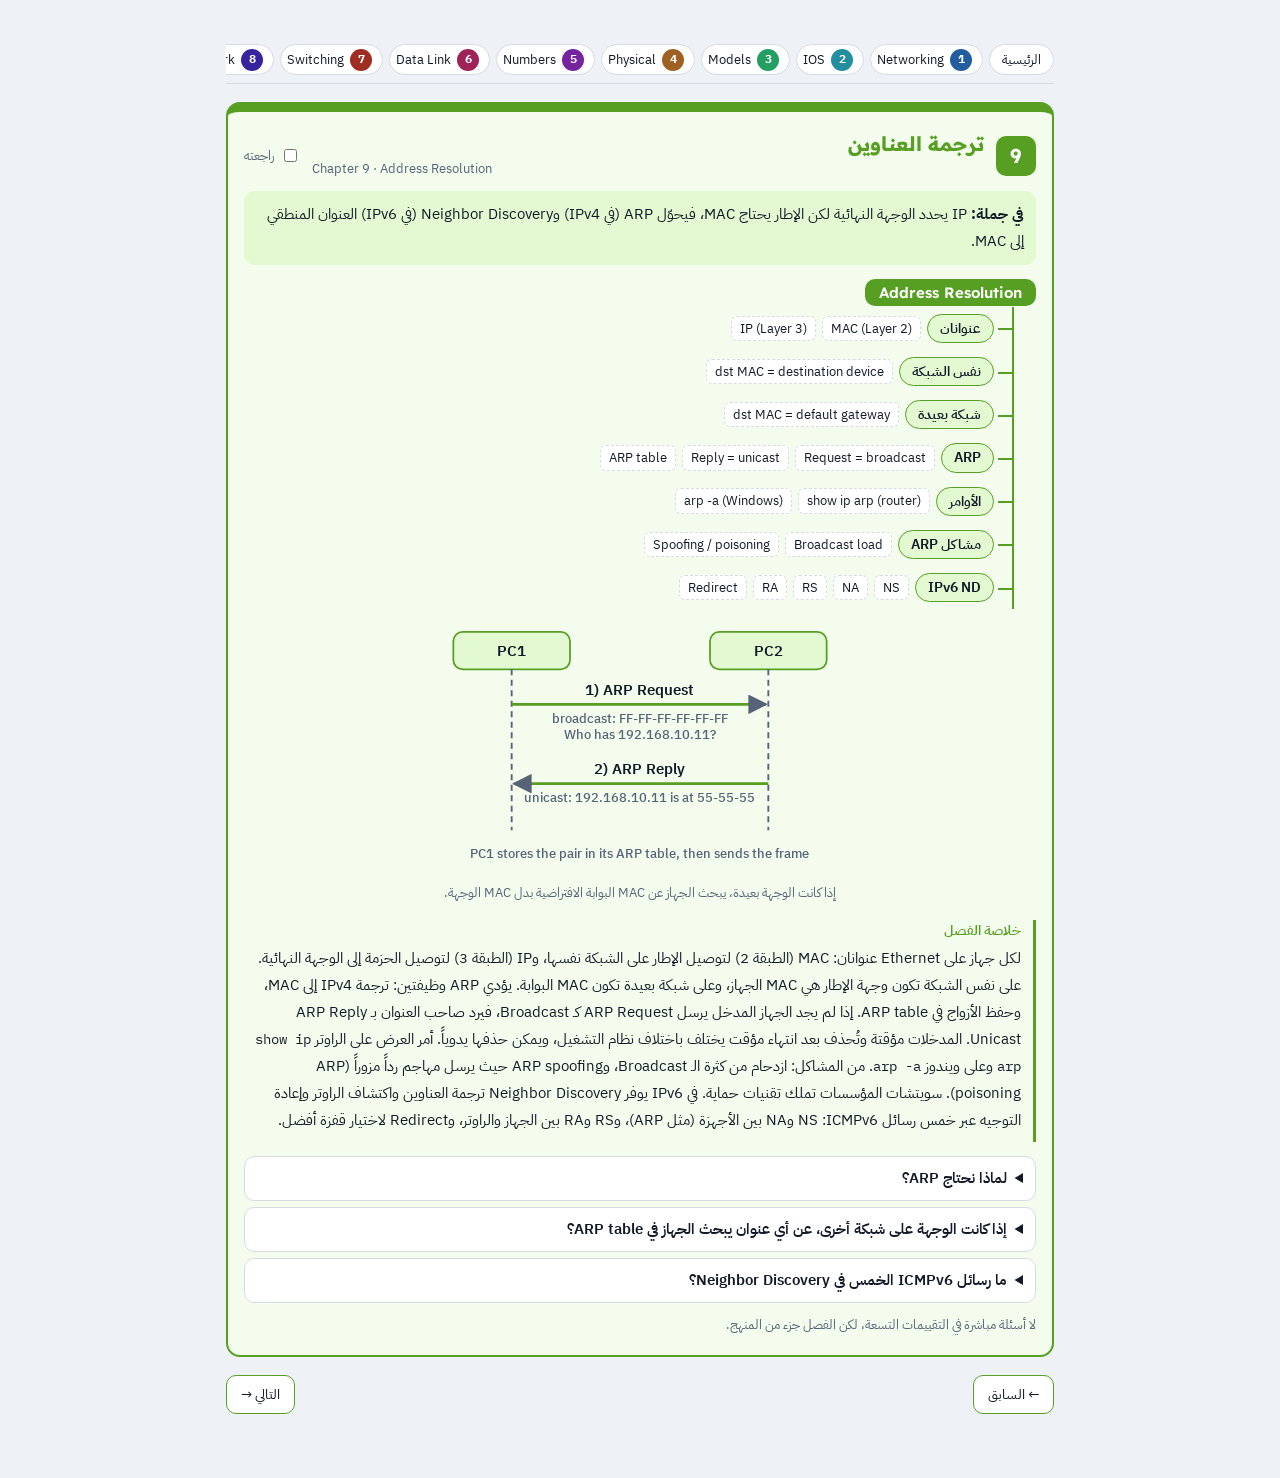
<file: networking-guide/chapter9.html>
<!doctype html>
<html lang="ar" dir="rtl">
<head>
<meta charset="utf-8">
<meta name="viewport" content="width=device-width,initial-scale=1,viewport-fit=cover">
<title>الفصل 9 · ترجمة العناوين</title>
<link rel="stylesheet" href="https://fonts.googleapis.com/css2?family=IBM+Plex+Sans+Arabic:wght@400;500;600;700&family=Readex+Pro:wght@500;700&family=IBM+Plex+Mono:wght@400;500&display=swap">
<link rel="stylesheet" href="style.css">
</head>
<body>
<div class="wrap" lang="ar">
<nav class="nav" aria-label="الفصول"><a class="home" href="index.html" style="--h:212">الرئيسية</a><a href="chapter1.html" style="--h:212"><b>1</b><bdi>Networking</bdi></a><a href="chapter2.html" style="--h:188"><b>2</b><bdi>IOS</bdi></a><a href="chapter3.html" style="--h:150"><b>3</b><bdi>Models</bdi></a><a href="chapter4.html" style="--h:30"><b>4</b><bdi>Physical</bdi></a><a href="chapter5.html" style="--h:280"><b>5</b><bdi>Numbers</bdi></a><a href="chapter6.html" style="--h:335"><b>6</b><bdi>Data Link</bdi></a><a href="chapter7.html" style="--h:5"><b>7</b><bdi>Switching</bdi></a><a href="chapter8.html" style="--h:250"><b>8</b><bdi>Network</bdi></a><a href="chapter9.html" style="--h:95" aria-current="page"><b>9</b><bdi>ARP</bdi></a><a href="cheat.html" style="--h:212"><b>★</b><bdi>Cheat</bdi></a></nav>
<section class="ch" id="ch9" style="--h:95">
  <div class="chh"><span class="no">9</span><div><h2>ترجمة العناوين</h2><span class="en">Chapter 9 · Address Resolution</span></div>
    <label class="done"><input type="checkbox" id="d9" data-ch="9"> راجعته</label></div>
  <p class="one"><b>في جملة:</b> <bdi>IP</bdi> يحدد الوجهة النهائية لكن الإطار يحتاج <bdi>MAC</bdi>، فيحوّل <bdi>ARP</bdi> (في <bdi>IPv4</bdi>) و<bdi>Neighbor Discovery</bdi> (في <bdi>IPv6</bdi>) العنوان المنطقي إلى <bdi>MAC</bdi>.</p>

  <span class="core">Address Resolution</span>
  <ul class="mm">
    <li><b>عنوانان</b><span>MAC (Layer 2)</span><span>IP (Layer 3)</span></li>
    <li><b>نفس الشبكة</b><span>dst MAC = destination device</span></li>
    <li><b>شبكة بعيدة</b><span>dst MAC = default gateway</span></li>
    <li><b>ARP</b><span>Request = broadcast</span><span>Reply = unicast</span><span>ARP table</span></li>
    <li><b>الأوامر</b><span>show ip arp (router)</span><span>arp -a (Windows)</span></li>
    <li><b>مشاكل ARP</b><span>Broadcast load</span><span>Spoofing / poisoning</span></li>
    <li><b>IPv6 ND</b><span>NS</span><span>NA</span><span>RS</span><span>RA</span><span>Redirect</span></li>
  </ul>

  <figure class="fig">
    <svg viewBox="0 0 360 214" role="img" aria-label="تبادل ARP">
      <defs><marker id="a9" viewBox="0 0 10 10" refX="9" refY="5" markerWidth="7" markerHeight="7" orient="auto"><path class="mk" d="M0 0L10 5L0 10z"/></marker></defs>
      <rect class="bx" x="20" y="6" width="100" height="32" rx="8"/><text x="70" y="27">PC1</text>
      <rect class="bx" x="240" y="6" width="100" height="32" rx="8"/><text x="290" y="27">PC2</text>
      <line class="ln dash" x1="70" y1="38" x2="70" y2="176"/><line class="ln dash" x1="290" y1="38" x2="290" y2="176"/>
      <text x="180" y="60">1) ARP Request</text>
      <line class="ac" x1="70" y1="68" x2="288" y2="68" marker-end="url(#a9)"/>
      <text class="s" x="180" y="84">broadcast: FF-FF-FF-FF-FF-FF</text>
      <text class="s" x="180" y="98">Who has 192.168.10.11?</text>
      <text x="180" y="128">2) ARP Reply</text>
      <line class="ac" x1="290" y1="136" x2="72" y2="136" marker-end="url(#a9)"/>
      <text class="s" x="180" y="152">unicast: 192.168.10.11 is at 55-55-55</text>
      <text class="s" x="180" y="200">PC1 stores the pair in its ARP table, then sends the frame</text>
    </svg>
    <figcaption>إذا كانت الوجهة بعيدة، يبحث الجهاز عن <bdi>MAC</bdi> البوابة الافتراضية بدل <bdi>MAC</bdi> الوجهة.</figcaption>
  </figure>

  <div class="parts">
    <div class="part"><h3>خلاصة الفصل</h3>
      <p>لكل جهاز على <bdi>Ethernet</bdi> عنوانان: <bdi>MAC</bdi> (الطبقة 2) لتوصيل الإطار على الشبكة نفسها، و<bdi>IP</bdi> (الطبقة 3) لتوصيل الحزمة إلى الوجهة النهائية. على نفس الشبكة تكون وجهة الإطار هي <bdi>MAC</bdi> الجهاز، وعلى شبكة بعيدة تكون <bdi>MAC</bdi> البوابة. يؤدي <bdi>ARP</bdi> وظيفتين: ترجمة <bdi>IPv4</bdi> إلى <bdi>MAC</bdi>، وحفظ الأزواج في <bdi>ARP table</bdi>. إذا لم يجد الجهاز المدخل يرسل <bdi>ARP Request</bdi> كـ <bdi>Broadcast</bdi>، فيرد صاحب العنوان بـ <bdi>ARP Reply Unicast</bdi>. المدخلات مؤقتة وتُحذف بعد انتهاء مؤقت يختلف باختلاف نظام التشغيل، ويمكن حذفها يدوياً. أمر العرض على الراوتر <code>show ip arp</code> وعلى ويندوز <code>arp -a</code>. من المشاكل: ازدحام من كثرة الـ <bdi>Broadcast</bdi>، و<bdi>ARP spoofing</bdi> حيث يرسل مهاجم رداً مزوراً (<bdi>ARP poisoning</bdi>). سويتشات المؤسسات تملك تقنيات حماية. في <bdi>IPv6</bdi> يوفر <bdi>Neighbor Discovery</bdi> ترجمة العناوين واكتشاف الراوتر وإعادة التوجيه عبر خمس رسائل <bdi>ICMPv6</bdi>: <bdi>NS</bdi> و<bdi>NA</bdi> بين الأجهزة (مثل <bdi>ARP</bdi>)، و<bdi>RS</bdi> و<bdi>RA</bdi> بين الجهاز والراوتر، و<bdi>Redirect</bdi> لاختيار قفزة أفضل.</p></div>
  </div>


  <details><summary>لماذا نحتاج <bdi>ARP</bdi>؟</summary><p>لأن الإطار يحتاج <bdi>MAC</bdi> وجهة، والمضيف لا يعرف عادة إلا عنوان <bdi>IP</bdi>.</p></details>
  <details><summary>إذا كانت الوجهة على شبكة أخرى، عن أي عنوان يبحث الجهاز في <bdi>ARP table</bdi>؟</summary><p>عن عنوان <bdi>IP</bdi> للبوابة الافتراضية، فيستخدم <bdi>MAC</bdi> الخاص بها.</p></details>
  <details><summary>ما رسائل <bdi>ICMPv6</bdi> الخمس في <bdi>Neighbor Discovery</bdi>؟</summary><p><bdi>Neighbor Solicitation</bdi> و<bdi>Neighbor Advertisement</bdi> و<bdi>Router Solicitation</bdi> و<bdi>Router Advertisement</bdi> و<bdi>Redirect</bdi>.</p></details>
  <p class="lk">لا أسئلة مباشرة في التقييمات التسعة، لكن الفصل جزء من المنهج.</p>
</section>
<div class="pager" style="--h:95"><a href="chapter8.html">← السابق</a><a href="cheat.html">التالي →</a></div>
</div>
<script>
(function(){
  var K="net-guide-done",done=[];
  try{done=JSON.parse(localStorage.getItem(K)||"[]")}catch(e){done=[]}
  document.querySelectorAll("input[data-ch]").forEach(function(b){
    b.checked=done.indexOf(b.dataset.ch)>-1;
    b.addEventListener("change",function(){
      var a=[];try{a=JSON.parse(localStorage.getItem(K)||"[]")}catch(e){}
      a=a.filter(function(x){return x!==b.dataset.ch});
      if(b.checked)a.push(b.dataset.ch);
      try{localStorage.setItem(K,JSON.stringify(a))}catch(e){}
    });
  });
})();
</script>
</body>
</html>
</file>
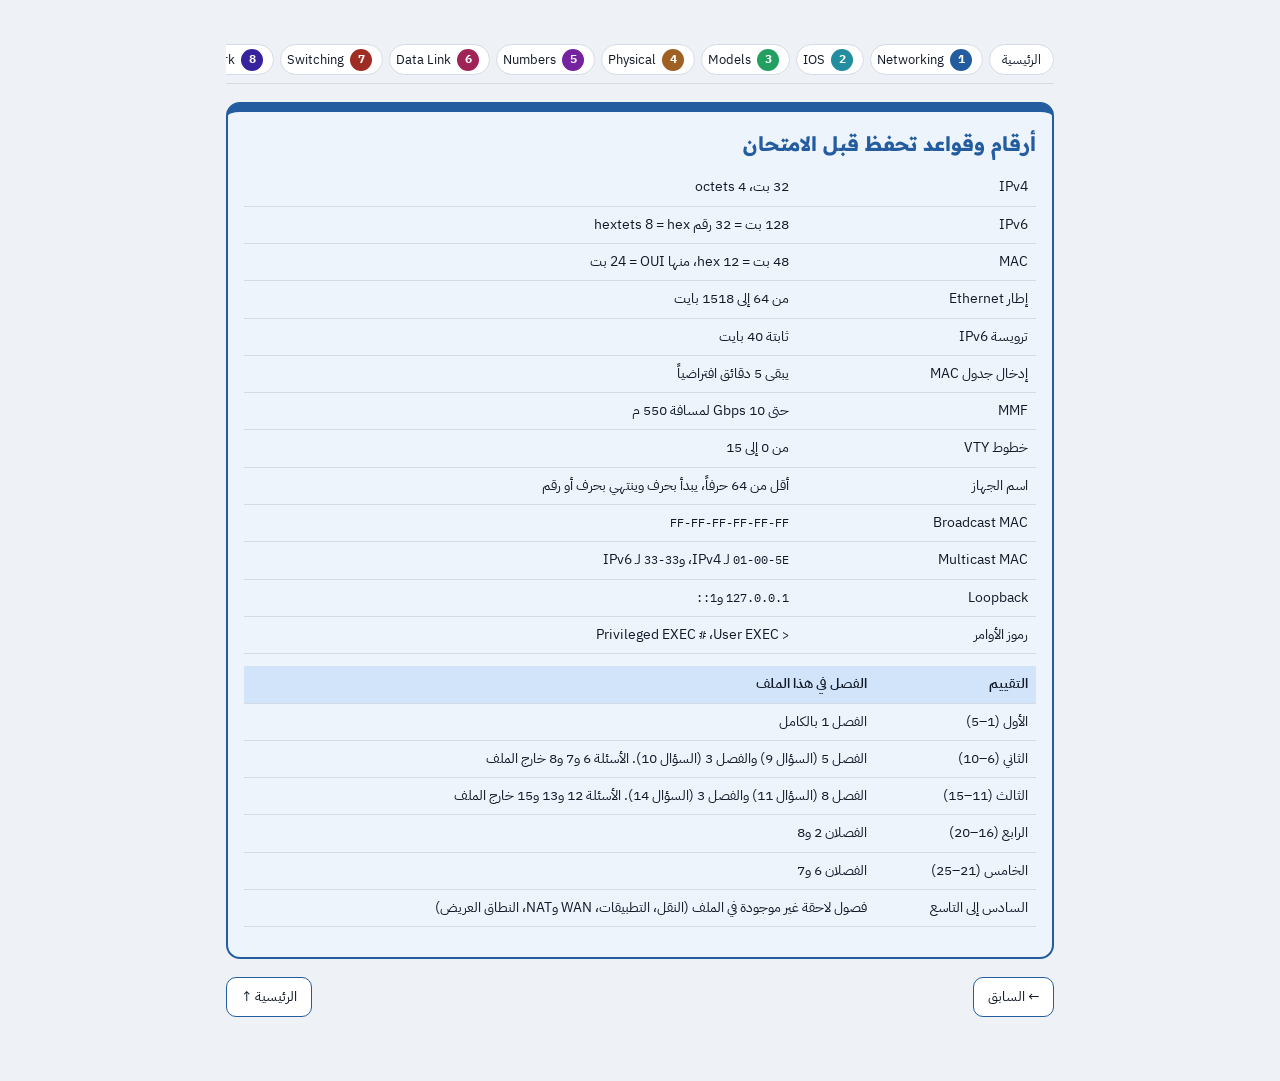
<file: networking-guide/cheat.html>
<!doctype html>
<html lang="ar" dir="rtl">
<head>
<meta charset="utf-8">
<meta name="viewport" content="width=device-width,initial-scale=1,viewport-fit=cover">
<title>أرقام وقواعد تحفظ قبل الامتحان</title>
<link rel="stylesheet" href="https://fonts.googleapis.com/css2?family=IBM+Plex+Sans+Arabic:wght@400;500;600;700&family=Readex+Pro:wght@500;700&family=IBM+Plex+Mono:wght@400;500&display=swap">
<link rel="stylesheet" href="style.css">
</head>
<body>
<div class="wrap" lang="ar">
<nav class="nav" aria-label="الفصول"><a class="home" href="index.html" style="--h:212">الرئيسية</a><a href="chapter1.html" style="--h:212"><b>1</b><bdi>Networking</bdi></a><a href="chapter2.html" style="--h:188"><b>2</b><bdi>IOS</bdi></a><a href="chapter3.html" style="--h:150"><b>3</b><bdi>Models</bdi></a><a href="chapter4.html" style="--h:30"><b>4</b><bdi>Physical</bdi></a><a href="chapter5.html" style="--h:280"><b>5</b><bdi>Numbers</bdi></a><a href="chapter6.html" style="--h:335"><b>6</b><bdi>Data Link</bdi></a><a href="chapter7.html" style="--h:5"><b>7</b><bdi>Switching</bdi></a><a href="chapter8.html" style="--h:250"><b>8</b><bdi>Network</bdi></a><a href="chapter9.html" style="--h:95"><b>9</b><bdi>ARP</bdi></a><a href="cheat.html" style="--h:212" aria-current="page"><b>★</b><bdi>Cheat</bdi></a></nav>
<section class="ch sheet" id="sheet" style="--h:212">
  <h2>أرقام وقواعد تحفظ قبل الامتحان</h2>
  <div class="tw"><table>
    <tr><td><bdi>IPv4</bdi></td><td>32 بت، 4 <bdi>octets</bdi></td></tr>
    <tr><td><bdi>IPv6</bdi></td><td>128 بت = 32 رقم <bdi>hex</bdi> = 8 <bdi>hextets</bdi></td></tr>
    <tr><td><bdi>MAC</bdi></td><td>48 بت = 12 <bdi>hex</bdi>، منها <bdi>OUI</bdi> = 24 بت</td></tr>
    <tr><td>إطار <bdi>Ethernet</bdi></td><td>من 64 إلى 1518 بايت</td></tr>
    <tr><td>ترويسة <bdi>IPv6</bdi></td><td>ثابتة 40 بايت</td></tr>
    <tr><td>إدخال جدول <bdi>MAC</bdi></td><td>يبقى 5 دقائق افتراضياً</td></tr>
    <tr><td><bdi>MMF</bdi></td><td>حتى 10 <bdi>Gbps</bdi> لمسافة 550 م</td></tr>
    <tr><td>خطوط <bdi>VTY</bdi></td><td>من 0 إلى 15</td></tr>
    <tr><td>اسم الجهاز</td><td>أقل من 64 حرفاً، يبدأ بحرف وينتهي بحرف أو رقم</td></tr>
    <tr><td><bdi>Broadcast MAC</bdi></td><td><span class="ltr">FF-FF-FF-FF-FF-FF</span></td></tr>
    <tr><td><bdi>Multicast MAC</bdi></td><td><span class="ltr">01-00-5E</span> لـ <bdi>IPv4</bdi>، و<span class="ltr">33-33</span> لـ <bdi>IPv6</bdi></td></tr>
    <tr><td><bdi>Loopback</bdi></td><td><span class="ltr">127.0.0.1</span> و<span class="ltr">::1</span></td></tr>
    <tr><td>رموز الأوامر</td><td><code>&gt;</code> <bdi>User EXEC</bdi>، <code>#</code> <bdi>Privileged EXEC</bdi></td></tr>
  </table></div>
  <div class="tw"><table>
    <tr><th>التقييم</th><th>الفصل في هذا الملف</th></tr>
    <tr><td>الأول (1–5)</td><td>الفصل 1 بالكامل</td></tr>
    <tr><td>الثاني (6–10)</td><td>الفصل 5 (السؤال 9) والفصل 3 (السؤال 10). الأسئلة 6 و7 و8 خارج الملف</td></tr>
    <tr><td>الثالث (11–15)</td><td>الفصل 8 (السؤال 11) والفصل 3 (السؤال 14). الأسئلة 12 و13 و15 خارج الملف</td></tr>
    <tr><td>الرابع (16–20)</td><td>الفصلان 2 و8</td></tr>
    <tr><td>الخامس (21–25)</td><td>الفصلان 6 و7</td></tr>
    <tr><td>السادس إلى التاسع</td><td>فصول لاحقة غير موجودة في الملف (النقل، التطبيقات، <bdi>WAN</bdi> و<bdi>NAT</bdi>، النطاق العريض)</td></tr>
  </table></div>
</section>
<div class="pager" style="--h:212"><a href="chapter9.html">← السابق</a><a href="index.html">الرئيسية ↑</a></div>
</div>
<script>
(function(){
  var K="net-guide-done",done=[];
  try{done=JSON.parse(localStorage.getItem(K)||"[]")}catch(e){done=[]}
  document.querySelectorAll("input[data-ch]").forEach(function(b){
    b.checked=done.indexOf(b.dataset.ch)>-1;
    b.addEventListener("change",function(){
      var a=[];try{a=JSON.parse(localStorage.getItem(K)||"[]")}catch(e){}
      a=a.filter(function(x){return x!==b.dataset.ch});
      if(b.checked)a.push(b.dataset.ch);
      try{localStorage.setItem(K,JSON.stringify(a))}catch(e){}
    });
  });
})();
</script>
</body>
</html>
</file>
<file: networking-guide/style.css>
/* Layout: one column of chapter cards; each card = summary, mind map (tree), figure, section recaps, traps, recall Q&A. */
:root{
  --bg:#EEF1F6; --surface:#FFFFFF; --fg:#121A27; --muted:#566277; --line:#D5DBE5;
  --on:#FFFFFF; --s:64%; --l:38%; --ts:75%; --tl:90%; --tl2:96%;
  --fd:"Readex Pro","IBM Plex Sans Arabic",system-ui,sans-serif;
  --fb:"IBM Plex Sans Arabic","Segoe UI",Tahoma,sans-serif;
  --fm:"IBM Plex Mono",ui-monospace,Consolas,monospace;
}
@media (prefers-color-scheme: dark){
  :root:not([data-theme="light"]){--bg:#0D1119;--surface:#161C28;--fg:#E7ECF4;--muted:#9AA6B9;--line:#2A3344;--on:#0D1119;--s:75%;--l:68%;--ts:32%;--tl:24%;--tl2:14%;color-scheme:dark}
}
:root[data-theme="dark"]{--bg:#0D1119;--surface:#161C28;--fg:#E7ECF4;--muted:#9AA6B9;--line:#2A3344;--on:#0D1119;--s:75%;--l:68%;--ts:32%;--tl:24%;--tl2:14%;color-scheme:dark}
*{box-sizing:border-box}
body{background:var(--bg);color:var(--fg);font-family:var(--fb);font-size:15px;line-height:1.8}
bdi{unicode-bidi:isolate}
code,.ltr{direction:ltr;unicode-bidi:isolate;font-family:var(--fm);font-size:.9em}
.wrap{max-width:860px;margin-inline:auto;padding-inline:16px;padding-block:18px 56px}
h1{font:700 26px/1.4 var(--fd);margin:0 0 4px;text-wrap:balance}
h2{font:700 20px/1.35 var(--fd);margin:0;text-wrap:balance;color:var(--c)}
h3{font:600 14px/1.5 var(--fb);margin:0 0 4px;color:var(--c)}
p{margin:0 0 8px}
.lead{color:var(--muted);margin:0 0 10px}
.how{display:flex;flex-wrap:wrap;gap:8px;margin:0;padding:0;list-style:none;font-size:13.5px}
.how li{background:var(--surface);border:1px solid var(--line);border-radius:8px;padding:4px 10px}
.prog{font-weight:600}
.nav{position:sticky;top:env(safe-area-inset-top,0px);z-index:5;display:flex;gap:6px;overflow-x:auto;background:var(--bg);padding-block:8px;margin-top:10px;border-bottom:1px solid var(--line)}
.nav a{flex:none;display:flex;align-items:center;gap:6px;color:var(--fg);text-decoration:none;background:var(--surface);border:1px solid var(--line);border-radius:999px;padding:3px 10px 3px 6px;font-size:13px}
.nav a:focus-visible,summary:focus-visible,input:focus-visible{outline:2px solid var(--c,var(--fg));outline-offset:2px}
.nav b{display:grid;place-items:center;width:22px;height:22px;border-radius:50%;background:hsl(var(--h) var(--s) var(--l));color:var(--on);font-size:12px}
.ch{--c:hsl(var(--h) var(--s) var(--l));--t:hsl(var(--h) var(--ts) var(--tl));background:hsl(var(--h) var(--ts) var(--tl2));border:2px solid var(--c);border-top-width:10px;border-radius:14px;padding:18px 16px;margin-block:18px;scroll-margin-top:64px}
.chh{display:flex;gap:12px;align-items:center;flex-wrap:wrap;margin-bottom:10px}
.no{display:grid;place-items:center;flex:none;width:40px;height:40px;border-radius:10px;background:var(--c);color:var(--on);font:700 20px var(--fd)}
.chh>div{flex:1;min-width:0}
.chh .en{direction:ltr;text-align:start;display:block;color:var(--muted);font-size:13px}
.done{display:flex;gap:6px;align-items:center;font-size:13px;color:var(--muted)}
.one{background:var(--t);border-radius:10px;padding:10px 12px;margin-bottom:14px}
.core{display:inline-block;background:var(--c);color:var(--on);border-radius:10px;padding:4px 14px;font:600 15px var(--fd);direction:ltr}
.mm{list-style:none;margin:0 22px 0 0;padding:0;border-inline-start:2px solid var(--c);margin-inline-start:22px;margin-inline-end:0}
.mm li{position:relative;display:flex;flex-wrap:wrap;align-items:center;gap:6px;padding:7px 0;padding-inline-start:18px}
.mm li::before{content:"";position:absolute;inset-inline-start:0;top:50%;width:14px;height:2px;background:var(--c)}
.mm b{background:var(--t);color:var(--fg);border:1.5px solid var(--c);border-radius:999px;padding:1px 12px;font-weight:600;font-size:14px}
.mm span{background:var(--surface);font-size:13px;border:1px dashed var(--line);border-radius:6px;padding:0 8px;unicode-bidi:plaintext}
.fig{margin:16px 0}
.fig svg{direction:ltr;display:block;width:100%;max-width:420px;height:auto;margin-inline:auto}
.fig figcaption{direction:rtl;font-size:13px;color:var(--muted);margin-top:6px;text-align:center}
svg text{fill:var(--fg);font:600 13px var(--fb);text-anchor:middle}
svg .s{font:500 11px var(--fb);fill:var(--muted)}
svg .m{font:500 12px var(--fm)}
svg .t2{font:600 11.5px var(--fb)}
svg .big{font:700 16px var(--fm)}
svg .st{text-anchor:start}
svg .en{text-anchor:end}
svg .ar{direction:rtl}
svg .on{fill:var(--on)}
svg .bx{fill:var(--t);stroke:var(--c);stroke-width:1.5}
svg .bx2{fill:var(--surface);stroke:var(--c);stroke-width:1.5}
svg .hl{fill:var(--c);stroke:var(--c)}
svg .ln{stroke:var(--muted);stroke-width:1.6;fill:none}
svg .ac{stroke:var(--c);stroke-width:2.4;fill:none}
svg .dash{stroke-dasharray:5 4}
svg .mk{fill:var(--muted)}
.parts{display:grid;gap:12px;margin-block:14px}
.part{border-inline-start:3px solid var(--c);padding-inline-start:12px}
.tw{overflow-x:auto;margin-block:12px}
table{border-collapse:collapse;width:100%;font-size:13.5px}
th,td{border-bottom:1px solid var(--line);padding:6px 8px;text-align:start;vertical-align:top}
th{background:var(--t);font-weight:600}
td .ltr{white-space:nowrap}
.bar{display:flex;flex-wrap:wrap;gap:4px;margin-block:10px;direction:ltr}
.bar span{background:var(--t);border:1px solid var(--c);border-radius:6px;padding:2px 8px;font:500 12px var(--fm)}
details{background:var(--surface);border:1px solid var(--line);border-radius:10px;padding:8px 12px;margin-block:6px}
summary{cursor:pointer;font-weight:600}
details p{margin:6px 0 0;color:var(--muted)}
.lk{font-size:13px;color:var(--muted);margin:10px 0 0}
.sheet h2{margin-bottom:8px}
@media (prefers-reduced-motion:no-preference){html{scroll-behavior:smooth}}

.nav a[aria-current=page]{background:hsl(var(--h) var(--ts) var(--tl));border-color:hsl(var(--h) var(--s) var(--l));font-weight:600}
.nav a.home{padding-inline:12px}
.pager{display:flex;justify-content:space-between;gap:8px;flex-wrap:wrap;margin-block:6px 0}
.pager a{color:var(--fg);text-decoration:none;background:var(--surface);border:1.5px solid hsl(var(--h) var(--s) var(--l));border-radius:10px;padding:6px 14px;font-size:14px}
.pager a:focus-visible,.cards a:focus-visible{outline:2px solid var(--fg);outline-offset:2px}
.cards{display:grid;grid-template-columns:repeat(auto-fill,minmax(230px,1fr));gap:12px;margin-block:18px;padding:0;list-style:none}
.cards a{display:flex;gap:12px;align-items:center;text-decoration:none;color:var(--fg);background:hsl(var(--h) var(--ts) var(--tl2));border:2px solid hsl(var(--h) var(--s) var(--l));border-radius:12px;padding:12px}
.cards .no{background:hsl(var(--h) var(--s) var(--l))}
.cards b{display:block;font:700 16px/1.4 var(--fd)}
.cards small{display:block;direction:ltr;text-align:start;color:var(--muted);font-size:12.5px}
.cards .ok{margin-inline-start:auto;font-size:12px;color:var(--muted)}
</file>
